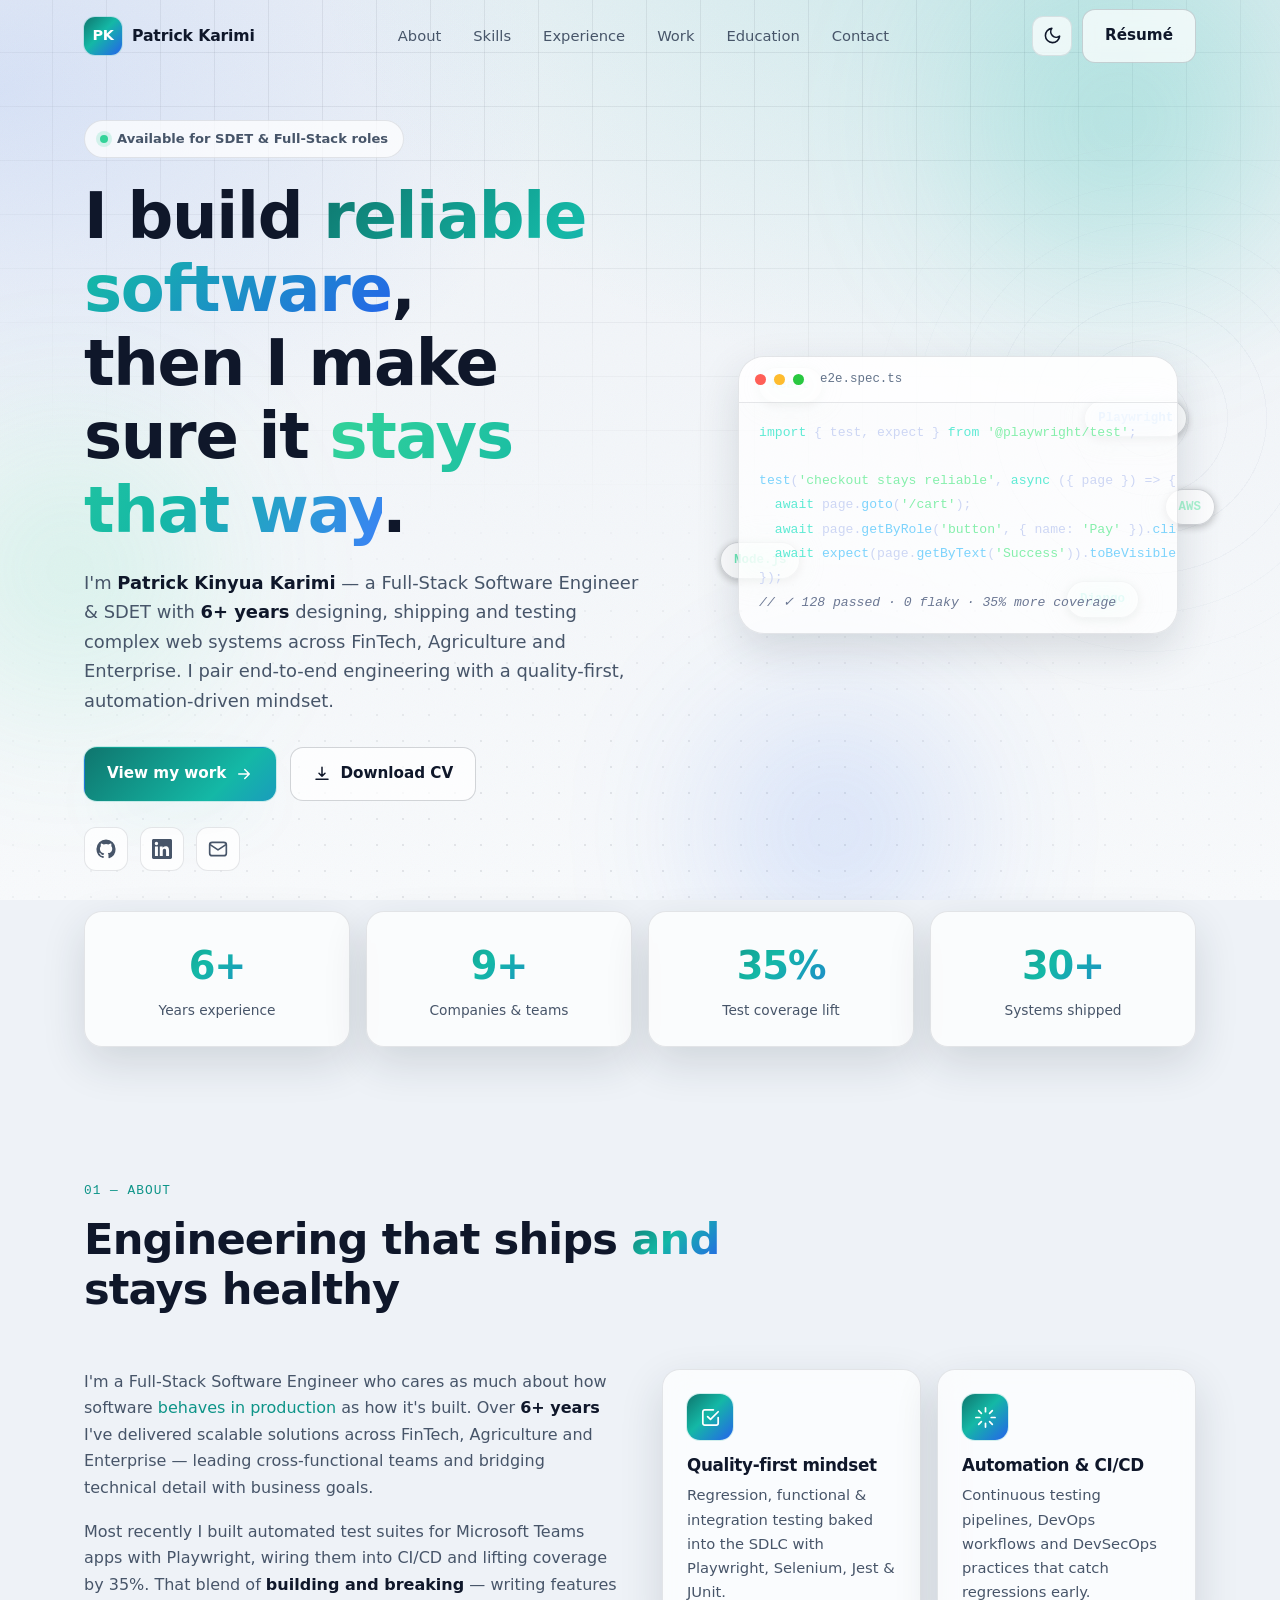
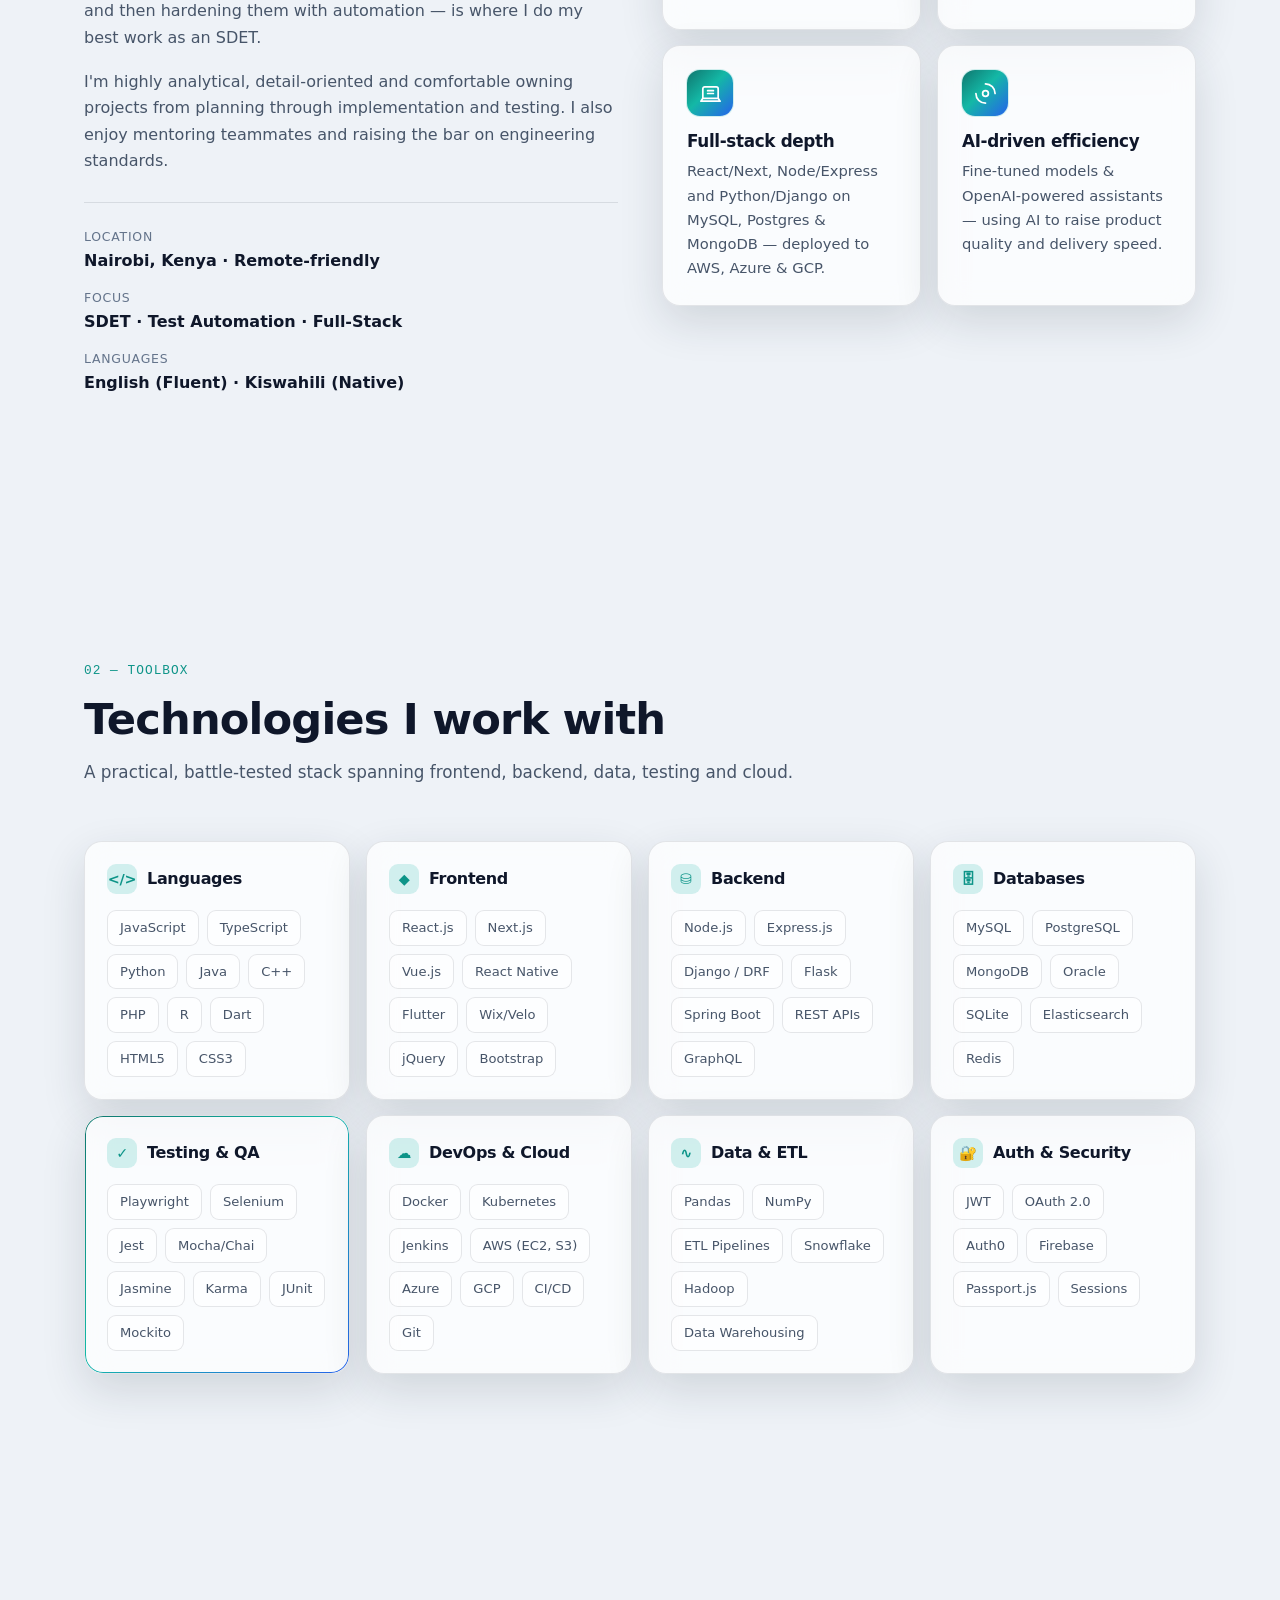
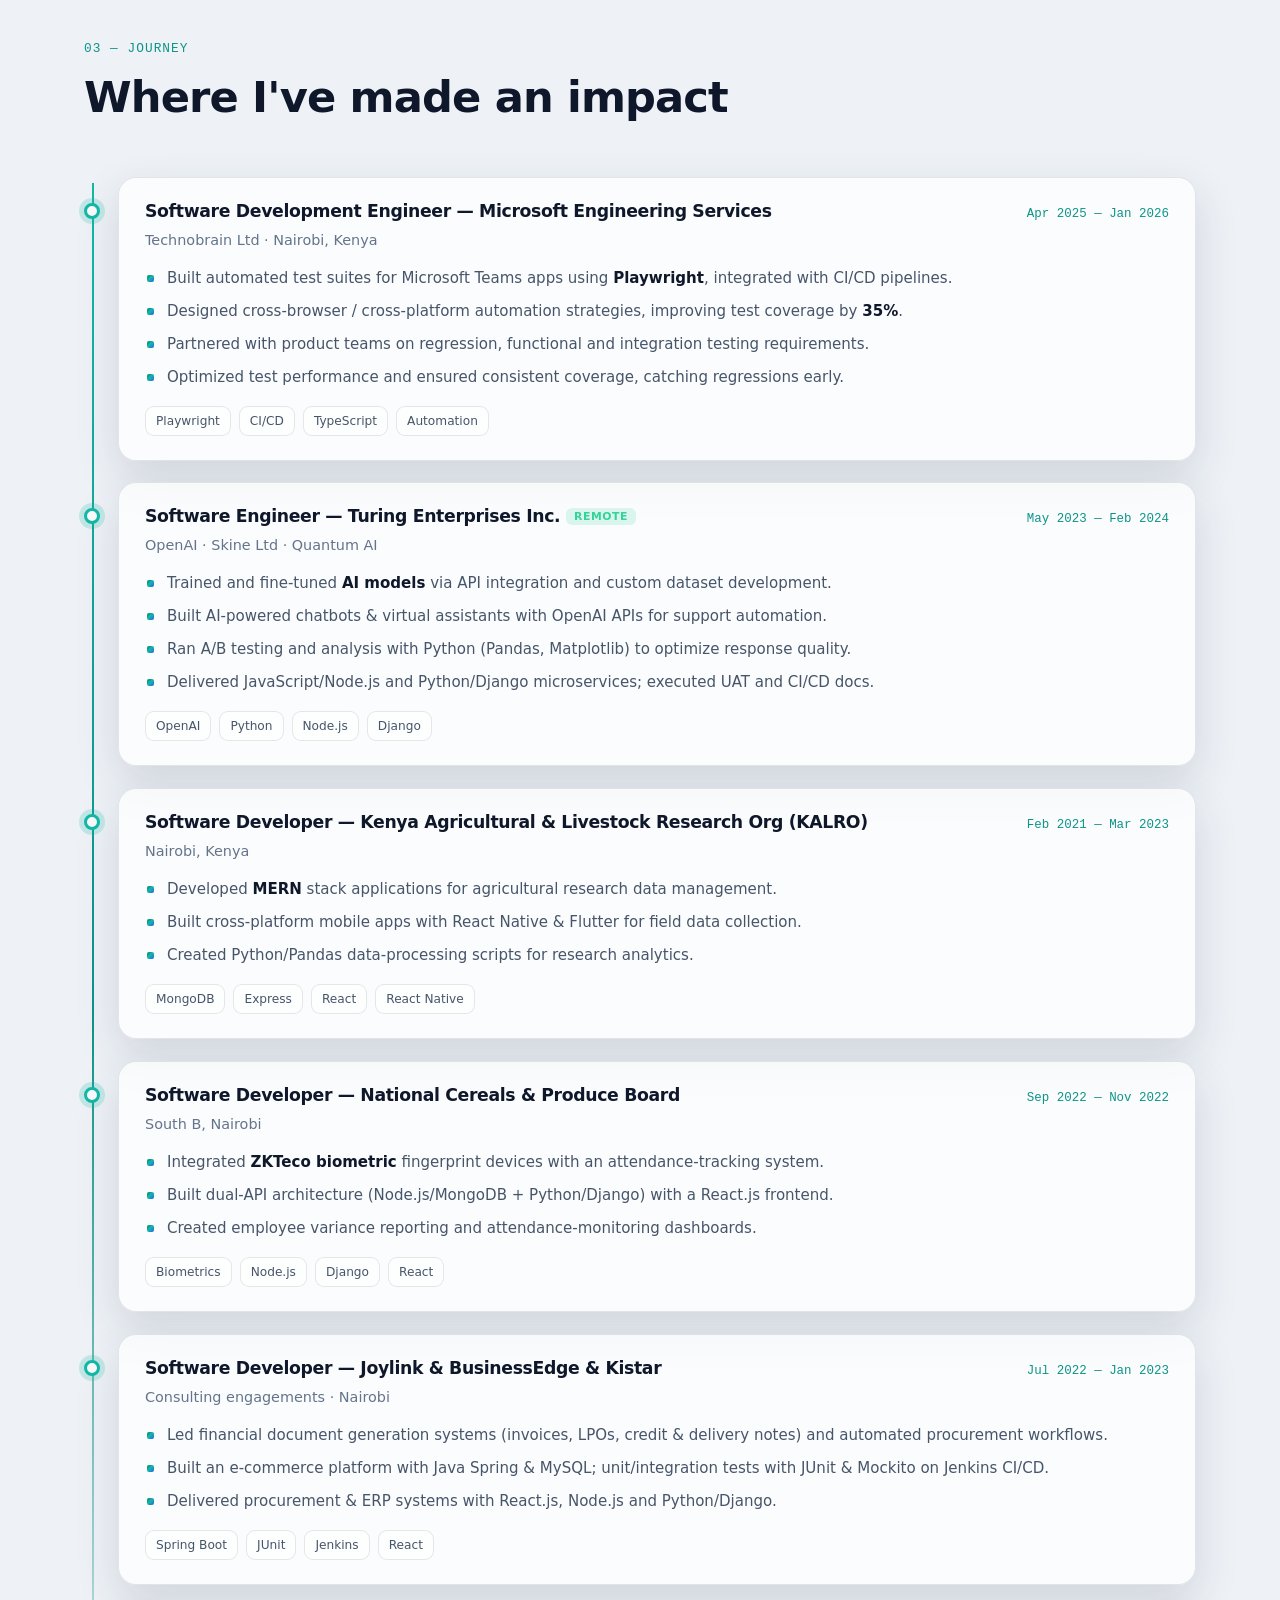
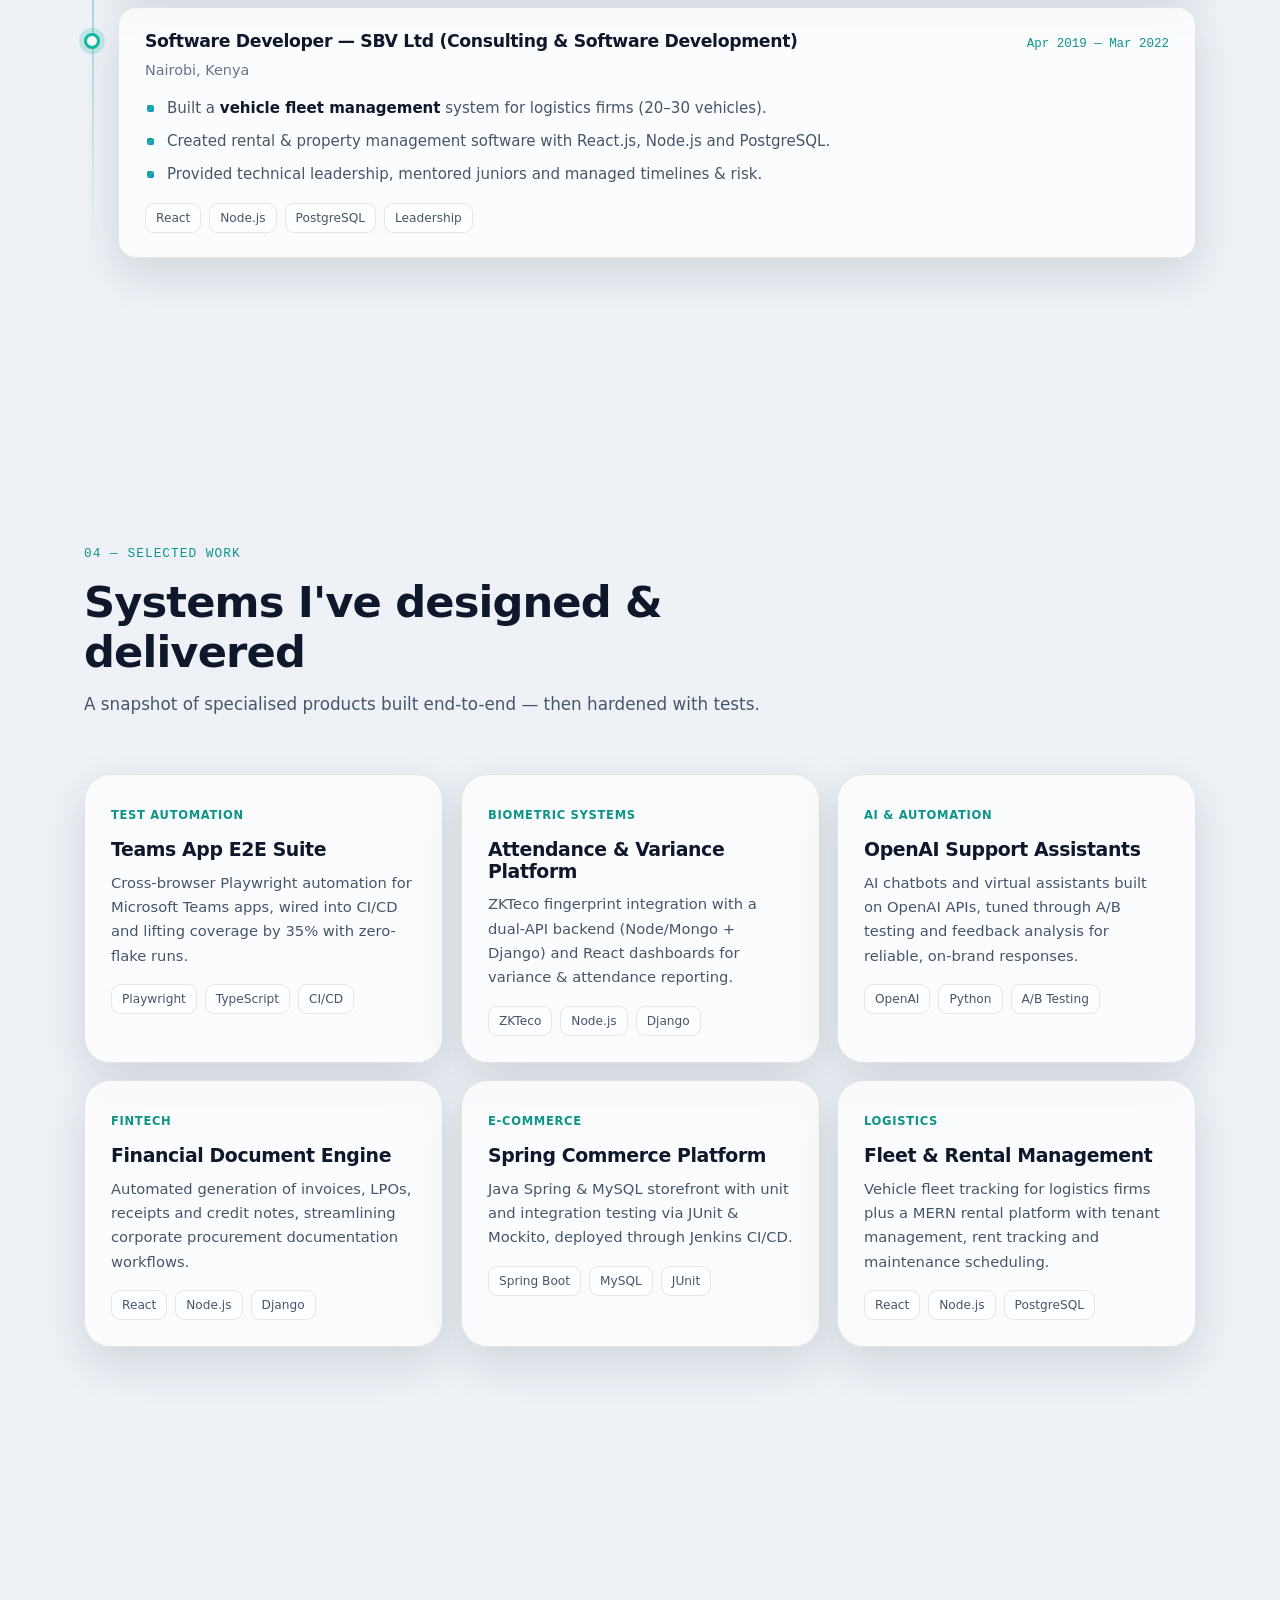
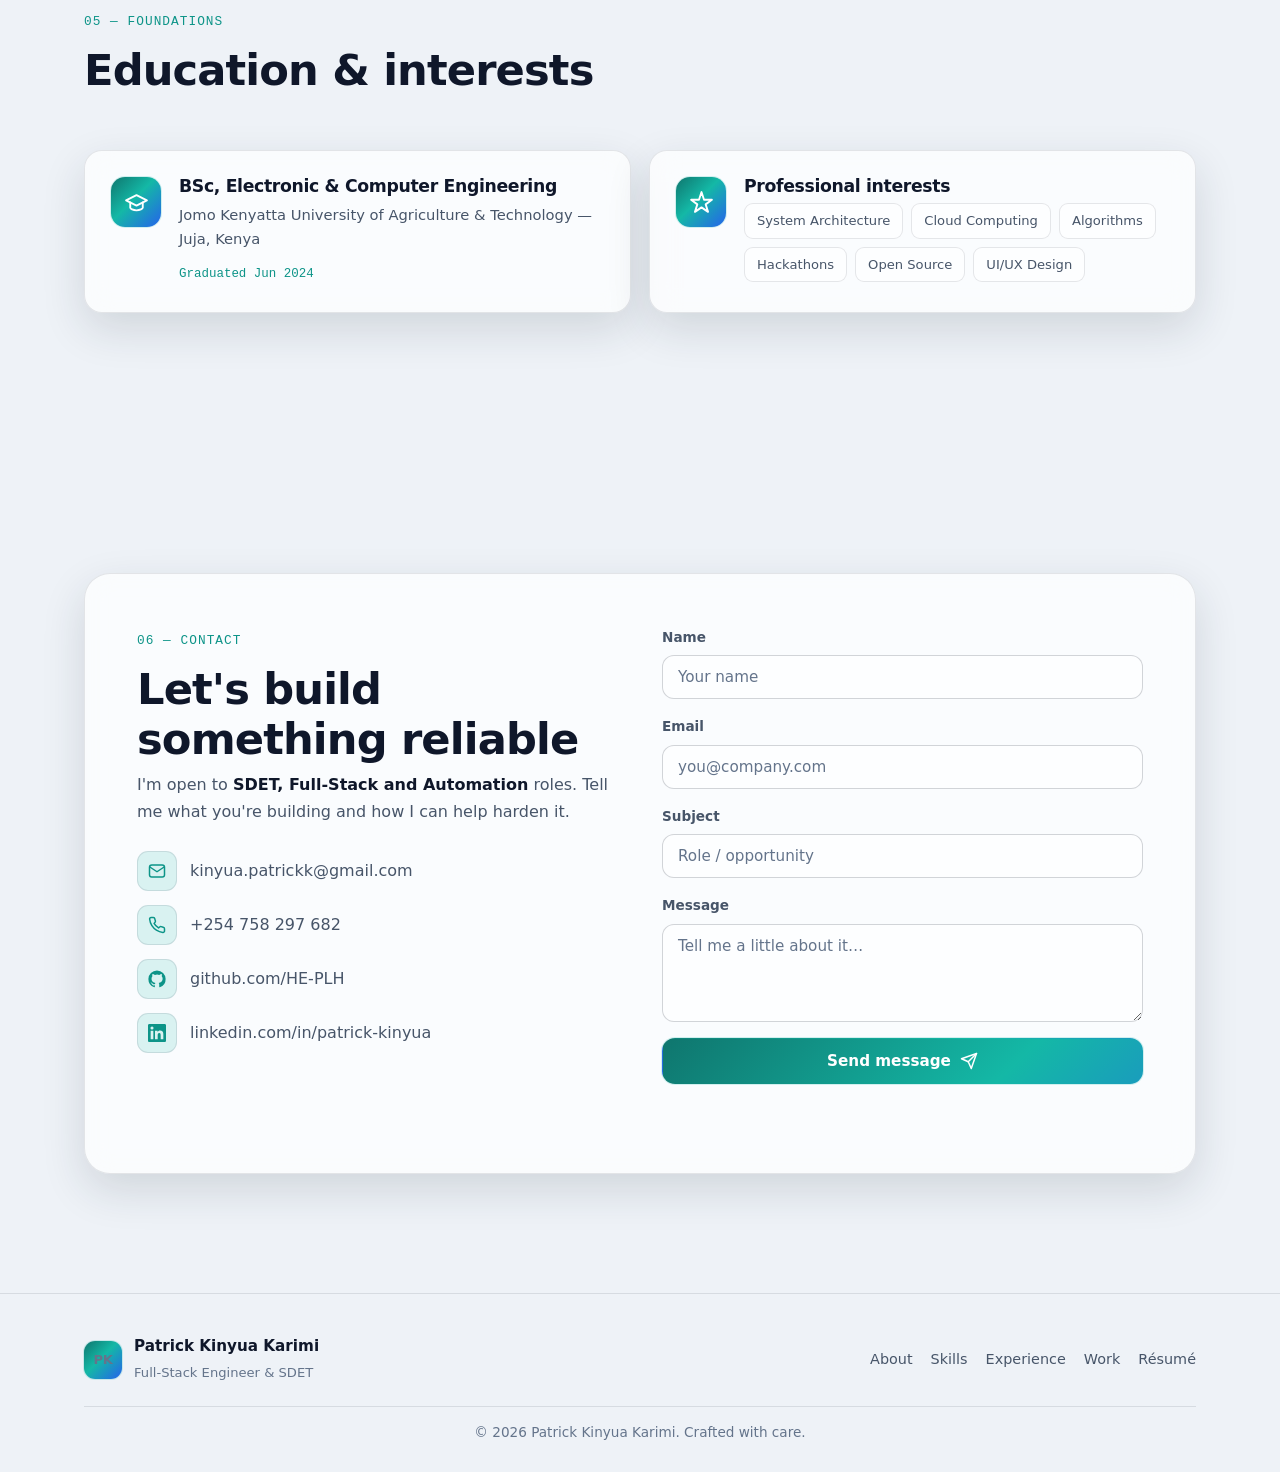
<file: index.html>
<!DOCTYPE html>
<html lang="en" data-theme="light">
<head>
  <meta charset="UTF-8" />
  <meta name="viewport" content="width=device-width, initial-scale=1.0" />
  <meta name="description" content="Patrick Kinyua Karimi — Full-Stack Software Engineer & SDET. 6+ years building and testing scalable web systems with React, Node.js, Python/Django and cloud-native tooling." />
  <meta name="author" content="Patrick Kinyua Karimi" />
  <meta name="theme-color" content="#eef2f7" />

  <!-- Open Graph -->
  <meta property="og:type" content="website" />
  <meta property="og:title" content="Patrick Kinyua Karimi — Full-Stack Engineer & SDET" />
  <meta property="og:description" content="6+ years building and testing complex, reliable web systems. Quality-first, automation-driven engineering." />

  <title>Patrick Kinyua Karimi — Full-Stack Engineer &amp; SDET</title>

  <!-- Inline SVG favicon (self-contained, no external request) -->
  <link rel="icon" href="data:image/svg+xml,%3Csvg xmlns='http://www.w3.org/2000/svg' viewBox='0 0 100 100'%3E%3Cdefs%3E%3ClinearGradient id='g' x1='0' y1='0' x2='1' y2='1'%3E%3Cstop offset='0' stop-color='%2314b8a6'/%3E%3Cstop offset='1' stop-color='%232563eb'/%3E%3C/linearGradient%3E%3C/defs%3E%3Crect width='100' height='100' rx='24' fill='%230b1020'/%3E%3Ctext x='50' y='68' font-family='Segoe UI,Arial,sans-serif' font-size='52' font-weight='700' text-anchor='middle' fill='url(%23g)'%3EPK%3C/text%3E%3C/svg%3E" />

  <link rel="stylesheet" href="css/style.css" />
</head>
<body>
  <!-- ============ LAYERED BACKGROUND ============ -->
  <div class="backdrop" aria-hidden="true">
    <div class="backdrop__grid"></div>
    <div class="backdrop__dots"></div>
    <div class="backdrop__glow backdrop__glow--1"></div>
    <div class="backdrop__glow backdrop__glow--2"></div>
    <div class="backdrop__glow backdrop__glow--3"></div>
    <div class="backdrop__rings"></div>
    <div class="backdrop__noise"></div>
  </div>

  <!-- Scroll progress bar -->
  <div class="scroll-progress" aria-hidden="true"><span></span></div>

  <!-- ============ NAV ============ -->
  <header class="nav" id="nav">
    <div class="nav__inner container">
      <a href="#home" class="nav__brand" aria-label="Home">
        <span class="nav__logo">PK</span>
        <span class="nav__name">Patrick&nbsp;Karimi</span>
      </a>

      <nav class="nav__links" id="navLinks" aria-label="Primary">
        <a href="#about">About</a>
        <a href="#skills">Skills</a>
        <a href="#experience">Experience</a>
        <a href="#projects">Work</a>
        <a href="#education">Education</a>
        <a href="#contact">Contact</a>
      </nav>

      <div class="nav__actions">
        <button class="theme-toggle" id="themeToggle" type="button" aria-label="Toggle color theme">
          <svg class="icon-sun" viewBox="0 0 24 24" fill="none" stroke="currentColor" stroke-width="2" stroke-linecap="round" stroke-linejoin="round"><circle cx="12" cy="12" r="4"/><path d="M12 2v2M12 20v2M4.9 4.9l1.4 1.4M17.7 17.7l1.4 1.4M2 12h2M20 12h2M4.9 19.1l1.4-1.4M17.7 6.3l1.4-1.4"/></svg>
          <svg class="icon-moon" viewBox="0 0 24 24" fill="none" stroke="currentColor" stroke-width="2" stroke-linecap="round" stroke-linejoin="round"><path d="M21 12.8A9 9 0 1 1 11.2 3a7 7 0 0 0 9.8 9.8z"/></svg>
        </button>
        <a href="resume.html" class="btn btn--ghost nav__cv" target="_blank" rel="noopener">Résumé</a>
        <button class="nav__burger" id="navBurger" type="button" aria-label="Open menu" aria-expanded="false">
          <span></span><span></span><span></span>
        </button>
      </div>
    </div>
  </header>

  <main>
    <!-- ============ HERO ============ -->
    <section class="hero" id="home">
      <div class="container hero__inner">
        <div class="hero__content reveal">
          <span class="pill">
            <span class="pill__dot"></span> Available for SDET &amp; Full-Stack roles
          </span>
          <h1 class="hero__title">
            I build <span class="grad-text">reliable software</span>,<br />
            then I make sure it <span class="grad-text grad-text--alt">stays that way</span>.
          </h1>
          <p class="hero__lead">
            I'm <strong>Patrick Kinyua Karimi</strong> — a Full-Stack Software Engineer &amp; SDET with
            <strong>6+ years</strong> designing, shipping and testing complex web systems across FinTech,
            Agriculture and Enterprise. I pair end-to-end engineering with a quality-first,
            automation-driven mindset.
          </p>

          <div class="hero__cta">
            <a href="#projects" class="btn btn--primary">
              View my work
              <svg viewBox="0 0 24 24" fill="none" stroke="currentColor" stroke-width="2" stroke-linecap="round" stroke-linejoin="round"><path d="M5 12h14M13 6l6 6-6 6"/></svg>
            </a>
            <a href="resume.html" class="btn btn--ghost" target="_blank" rel="noopener">
              <svg viewBox="0 0 24 24" fill="none" stroke="currentColor" stroke-width="2" stroke-linecap="round" stroke-linejoin="round"><path d="M12 3v12M8 11l4 4 4-4M4 19h16"/></svg>
              Download CV
            </a>
          </div>

          <ul class="hero__socials">
            <li><a href="https://github.com/HE-PLH" target="_blank" rel="noopener" aria-label="GitHub">
              <svg viewBox="0 0 24 24" fill="currentColor"><path d="M12 .5A11.5 11.5 0 0 0 .5 12a11.5 11.5 0 0 0 7.86 10.92c.58.1.79-.25.79-.56v-2c-3.2.7-3.88-1.37-3.88-1.37-.53-1.34-1.3-1.7-1.3-1.7-1.06-.72.08-.71.08-.71 1.17.08 1.79 1.2 1.79 1.2 1.04 1.78 2.73 1.27 3.4.97.1-.75.4-1.27.74-1.56-2.56-.29-5.26-1.28-5.26-5.7 0-1.26.45-2.29 1.19-3.1-.12-.29-.52-1.46.11-3.05 0 0 .97-.31 3.18 1.18a11 11 0 0 1 5.8 0c2.2-1.49 3.17-1.18 3.17-1.18.63 1.59.23 2.76.11 3.05.74.81 1.19 1.84 1.19 3.1 0 4.43-2.7 5.4-5.28 5.69.42.36.79 1.06.79 2.14v3.17c0 .31.21.67.8.56A11.5 11.5 0 0 0 23.5 12 11.5 11.5 0 0 0 12 .5z"/></svg>
            </a></li>
            <li><a href="https://linkedin.com/in/patrick-kinyua" target="_blank" rel="noopener" aria-label="LinkedIn">
              <svg viewBox="0 0 24 24" fill="currentColor"><path d="M20.45 20.45h-3.56v-5.57c0-1.33-.02-3.04-1.85-3.04-1.85 0-2.13 1.44-2.13 2.94v5.67H9.35V9h3.42v1.56h.05c.48-.9 1.64-1.85 3.37-1.85 3.6 0 4.27 2.37 4.27 5.46v6.28zM5.34 7.43a2.06 2.06 0 1 1 0-4.13 2.06 2.06 0 0 1 0 4.13zM7.12 20.45H3.55V9h3.57v11.45zM22.22 0H1.77C.79 0 0 .77 0 1.73v20.54C0 23.23.79 24 1.77 24h20.45c.98 0 1.78-.77 1.78-1.73V1.73C24 .77 23.2 0 22.22 0z"/></svg>
            </a></li>
            <li><a href="mailto:kinyua.patrickk@gmail.com" aria-label="Email">
              <svg viewBox="0 0 24 24" fill="none" stroke="currentColor" stroke-width="2" stroke-linecap="round" stroke-linejoin="round"><rect x="2" y="4" width="20" height="16" rx="3"/><path d="m3 7 9 6 9-6"/></svg>
            </a></li>
          </ul>
        </div>

        <!-- Hero visual: floating "quality" console card -->
        <div class="hero__visual reveal" aria-hidden="true">
          <div class="orbit">
            <span class="orbit__chip orbit__chip--1">React</span>
            <span class="orbit__chip orbit__chip--2">Playwright</span>
            <span class="orbit__chip orbit__chip--3">Node.js</span>
            <span class="orbit__chip orbit__chip--4">Django</span>
            <span class="orbit__chip orbit__chip--5">AWS</span>
          </div>
          <div class="code-card glass">
            <div class="code-card__bar">
              <span class="dot dot--r"></span><span class="dot dot--y"></span><span class="dot dot--g"></span>
              <span class="code-card__title">e2e.spec.ts</span>
            </div>
            <pre class="code-card__body"><code><span class="c-kw">import</span> { test, expect } <span class="c-kw">from</span> <span class="c-str">'@playwright/test'</span>;

<span class="c-fn">test</span>(<span class="c-str">'checkout stays reliable'</span>, <span class="c-kw">async</span> ({ page }) =&gt; {
  <span class="c-kw">await</span> page.<span class="c-fn">goto</span>(<span class="c-str">'/cart'</span>);
  <span class="c-kw">await</span> page.<span class="c-fn">getByRole</span>(<span class="c-str">'button'</span>, { name: <span class="c-str">'Pay'</span> }).<span class="c-fn">click</span>();
  <span class="c-kw">await</span> <span class="c-fn">expect</span>(page.<span class="c-fn">getByText</span>(<span class="c-str">'Success'</span>)).<span class="c-fn">toBeVisible</span>();
});
<span class="c-cmt">// ✓ 128 passed · 0 flaky · 35% more coverage</span></code></pre>
          </div>
        </div>
      </div>

      <!-- Stat strip -->
      <div class="container">
        <ul class="stats reveal">
          <li class="stat glass"><span class="stat__num" data-count="6" data-suffix="+">0</span><span class="stat__label">Years experience</span></li>
          <li class="stat glass"><span class="stat__num" data-count="9" data-suffix="+">0</span><span class="stat__label">Companies &amp; teams</span></li>
          <li class="stat glass"><span class="stat__num" data-count="35" data-suffix="%">0</span><span class="stat__label">Test coverage lift</span></li>
          <li class="stat glass"><span class="stat__num" data-count="30" data-suffix="+">0</span><span class="stat__label">Systems shipped</span></li>
        </ul>
      </div>
    </section>

    <!-- ============ ABOUT ============ -->
    <section class="section" id="about">
      <div class="container">
        <div class="section__head reveal">
          <span class="eyebrow">01 — About</span>
          <h2 class="section__title">Engineering that ships <span class="grad-text">and</span> stays healthy</h2>
        </div>

        <div class="about">
          <div class="about__text reveal">
            <p>
              I'm a Full-Stack Software Engineer who cares as much about how software <em>behaves in
              production</em> as how it's built. Over <strong>6+ years</strong> I've delivered scalable
              solutions across FinTech, Agriculture and Enterprise — leading cross-functional teams and
              bridging technical detail with business goals.
            </p>
            <p>
              Most recently I built automated test suites for Microsoft Teams apps with Playwright,
              wiring them into CI/CD and lifting coverage by 35%. That blend of <strong>building and
              breaking</strong> — writing features and then hardening them with automation — is where I do
              my best work as an SDET.
            </p>
            <p>
              I'm highly analytical, detail-oriented and comfortable owning projects from planning
              through implementation and testing. I also enjoy mentoring teammates and raising the bar on
              engineering standards.
            </p>

            <div class="about__meta">
              <div><span class="about__k">Location</span><span class="about__v">Nairobi, Kenya · Remote-friendly</span></div>
              <div><span class="about__k">Focus</span><span class="about__v">SDET · Test Automation · Full-Stack</span></div>
              <div><span class="about__k">Languages</span><span class="about__v">English (Fluent) · Kiswahili (Native)</span></div>
            </div>
          </div>

          <div class="about__cards">
            <article class="feature glass reveal">
              <div class="feature__icon"><svg viewBox="0 0 24 24" fill="none" stroke="currentColor" stroke-width="1.8" stroke-linecap="round" stroke-linejoin="round"><path d="m9 11 3 3 8-8"/><path d="M20 12v6a2 2 0 0 1-2 2H6a2 2 0 0 1-2-2V6a2 2 0 0 1 2-2h9"/></svg></div>
              <h3>Quality-first mindset</h3>
              <p>Regression, functional &amp; integration testing baked into the SDLC with Playwright, Selenium, Jest &amp; JUnit.</p>
            </article>
            <article class="feature glass reveal">
              <div class="feature__icon"><svg viewBox="0 0 24 24" fill="none" stroke="currentColor" stroke-width="1.8" stroke-linecap="round" stroke-linejoin="round"><path d="M12 2v4M12 18v4M4.9 4.9l2.8 2.8M16.3 16.3l2.8 2.8M2 12h4M18 12h4M4.9 19.1l2.8-2.8M16.3 7.7l2.8-2.8"/></svg></div>
              <h3>Automation &amp; CI/CD</h3>
              <p>Continuous testing pipelines, DevOps workflows and DevSecOps practices that catch regressions early.</p>
            </article>
            <article class="feature glass reveal">
              <div class="feature__icon"><svg viewBox="0 0 24 24" fill="none" stroke="currentColor" stroke-width="1.8" stroke-linecap="round" stroke-linejoin="round"><path d="M4 17V7a2 2 0 0 1 2-2h12a2 2 0 0 1 2 2v10M4 17h16M4 17l-2 3h20l-2-3M9 9h6M9 12h6"/></svg></div>
              <h3>Full-stack depth</h3>
              <p>React/Next, Node/Express and Python/Django on MySQL, Postgres &amp; MongoDB — deployed to AWS, Azure &amp; GCP.</p>
            </article>
            <article class="feature glass reveal">
              <div class="feature__icon"><svg viewBox="0 0 24 24" fill="none" stroke="currentColor" stroke-width="1.8" stroke-linecap="round" stroke-linejoin="round"><circle cx="12" cy="12" r="3"/><path d="M12 2a10 10 0 0 1 10 10M12 22A10 10 0 0 1 2 12"/></svg></div>
              <h3>AI-driven efficiency</h3>
              <p>Fine-tuned models &amp; OpenAI-powered assistants — using AI to raise product quality and delivery speed.</p>
            </article>
          </div>
        </div>
      </div>
    </section>

    <!-- ============ SKILLS ============ -->
    <section class="section" id="skills">
      <div class="container">
        <div class="section__head reveal">
          <span class="eyebrow">02 — Toolbox</span>
          <h2 class="section__title">Technologies I work with</h2>
          <p class="section__sub">A practical, battle-tested stack spanning frontend, backend, data, testing and cloud.</p>
        </div>

        <div class="skills">
          <article class="skill-card glass reveal">
            <h3><span class="skill-card__ico">&lt;/&gt;</span> Languages</h3>
            <ul class="chips">
              <li>JavaScript</li><li>TypeScript</li><li>Python</li><li>Java</li><li>C++</li><li>PHP</li><li>R</li><li>Dart</li><li>HTML5</li><li>CSS3</li>
            </ul>
          </article>

          <article class="skill-card glass reveal">
            <h3><span class="skill-card__ico">◆</span> Frontend</h3>
            <ul class="chips">
              <li>React.js</li><li>Next.js</li><li>Vue.js</li><li>React Native</li><li>Flutter</li><li>Wix/Velo</li><li>jQuery</li><li>Bootstrap</li>
            </ul>
          </article>

          <article class="skill-card glass reveal">
            <h3><span class="skill-card__ico">⛁</span> Backend</h3>
            <ul class="chips">
              <li>Node.js</li><li>Express.js</li><li>Django / DRF</li><li>Flask</li><li>Spring Boot</li><li>REST APIs</li><li>GraphQL</li>
            </ul>
          </article>

          <article class="skill-card glass reveal">
            <h3><span class="skill-card__ico">🗄</span> Databases</h3>
            <ul class="chips">
              <li>MySQL</li><li>PostgreSQL</li><li>MongoDB</li><li>Oracle</li><li>SQLite</li><li>Elasticsearch</li><li>Redis</li>
            </ul>
          </article>

          <article class="skill-card glass reveal skill-card--accent">
            <h3><span class="skill-card__ico">✓</span> Testing &amp; QA</h3>
            <ul class="chips">
              <li>Playwright</li><li>Selenium</li><li>Jest</li><li>Mocha/Chai</li><li>Jasmine</li><li>Karma</li><li>JUnit</li><li>Mockito</li>
            </ul>
          </article>

          <article class="skill-card glass reveal">
            <h3><span class="skill-card__ico">☁</span> DevOps &amp; Cloud</h3>
            <ul class="chips">
              <li>Docker</li><li>Kubernetes</li><li>Jenkins</li><li>AWS (EC2, S3)</li><li>Azure</li><li>GCP</li><li>CI/CD</li><li>Git</li>
            </ul>
          </article>

          <article class="skill-card glass reveal">
            <h3><span class="skill-card__ico">∿</span> Data &amp; ETL</h3>
            <ul class="chips">
              <li>Pandas</li><li>NumPy</li><li>ETL Pipelines</li><li>Snowflake</li><li>Hadoop</li><li>Data Warehousing</li>
            </ul>
          </article>

          <article class="skill-card glass reveal">
            <h3><span class="skill-card__ico">🔐</span> Auth &amp; Security</h3>
            <ul class="chips">
              <li>JWT</li><li>OAuth 2.0</li><li>Auth0</li><li>Firebase</li><li>Passport.js</li><li>Sessions</li>
            </ul>
          </article>
        </div>
      </div>
    </section>

    <!-- ============ EXPERIENCE ============ -->
    <section class="section" id="experience">
      <div class="container">
        <div class="section__head reveal">
          <span class="eyebrow">03 — Journey</span>
          <h2 class="section__title">Where I've made an impact</h2>
        </div>

        <div class="timeline">
          <article class="tl-item reveal">
            <div class="tl-marker"></div>
            <div class="tl-card glass">
              <div class="tl-top">
                <h3>Software Development Engineer — Microsoft Engineering Services</h3>
                <span class="tl-date">Apr 2025 — Jan 2026</span>
              </div>
              <p class="tl-org">Technobrain Ltd · Nairobi, Kenya</p>
              <ul class="tl-points">
                <li>Built automated test suites for Microsoft Teams apps using <strong>Playwright</strong>, integrated with CI/CD pipelines.</li>
                <li>Designed cross-browser / cross-platform automation strategies, improving test coverage by <strong>35%</strong>.</li>
                <li>Partnered with product teams on regression, functional and integration testing requirements.</li>
                <li>Optimized test performance and ensured consistent coverage, catching regressions early.</li>
              </ul>
              <ul class="chips chips--sm"><li>Playwright</li><li>CI/CD</li><li>TypeScript</li><li>Automation</li></ul>
            </div>
          </article>

          <article class="tl-item reveal">
            <div class="tl-marker"></div>
            <div class="tl-card glass">
              <div class="tl-top">
                <h3>Software Engineer — Turing Enterprises Inc. <span class="tl-remote">Remote</span></h3>
                <span class="tl-date">May 2023 — Feb 2024</span>
              </div>
              <p class="tl-org">OpenAI · Skine Ltd · Quantum AI</p>
              <ul class="tl-points">
                <li>Trained and fine-tuned <strong>AI models</strong> via API integration and custom dataset development.</li>
                <li>Built AI-powered chatbots &amp; virtual assistants with OpenAI APIs for support automation.</li>
                <li>Ran A/B testing and analysis with Python (Pandas, Matplotlib) to optimize response quality.</li>
                <li>Delivered JavaScript/Node.js and Python/Django microservices; executed UAT and CI/CD docs.</li>
              </ul>
              <ul class="chips chips--sm"><li>OpenAI</li><li>Python</li><li>Node.js</li><li>Django</li></ul>
            </div>
          </article>

          <article class="tl-item reveal">
            <div class="tl-marker"></div>
            <div class="tl-card glass">
              <div class="tl-top">
                <h3>Software Developer — Kenya Agricultural &amp; Livestock Research Org (KALRO)</h3>
                <span class="tl-date">Feb 2021 — Mar 2023</span>
              </div>
              <p class="tl-org">Nairobi, Kenya</p>
              <ul class="tl-points">
                <li>Developed <strong>MERN</strong> stack applications for agricultural research data management.</li>
                <li>Built cross-platform mobile apps with React Native &amp; Flutter for field data collection.</li>
                <li>Created Python/Pandas data-processing scripts for research analytics.</li>
              </ul>
              <ul class="chips chips--sm"><li>MongoDB</li><li>Express</li><li>React</li><li>React Native</li></ul>
            </div>
          </article>

          <article class="tl-item reveal">
            <div class="tl-marker"></div>
            <div class="tl-card glass">
              <div class="tl-top">
                <h3>Software Developer — National Cereals &amp; Produce Board</h3>
                <span class="tl-date">Sep 2022 — Nov 2022</span>
              </div>
              <p class="tl-org">South B, Nairobi</p>
              <ul class="tl-points">
                <li>Integrated <strong>ZKTeco biometric</strong> fingerprint devices with an attendance-tracking system.</li>
                <li>Built dual-API architecture (Node.js/MongoDB + Python/Django) with a React.js frontend.</li>
                <li>Created employee variance reporting and attendance-monitoring dashboards.</li>
              </ul>
              <ul class="chips chips--sm"><li>Biometrics</li><li>Node.js</li><li>Django</li><li>React</li></ul>
            </div>
          </article>

          <article class="tl-item reveal">
            <div class="tl-marker"></div>
            <div class="tl-card glass">
              <div class="tl-top">
                <h3>Software Developer — Joylink &amp; BusinessEdge &amp; Kistar</h3>
                <span class="tl-date">Jul 2022 — Jan 2023</span>
              </div>
              <p class="tl-org">Consulting engagements · Nairobi</p>
              <ul class="tl-points">
                <li>Led financial document generation systems (invoices, LPOs, credit &amp; delivery notes) and automated procurement workflows.</li>
                <li>Built an e-commerce platform with Java Spring &amp; MySQL; unit/integration tests with JUnit &amp; Mockito on Jenkins CI/CD.</li>
                <li>Delivered procurement &amp; ERP systems with React.js, Node.js and Python/Django.</li>
              </ul>
              <ul class="chips chips--sm"><li>Spring Boot</li><li>JUnit</li><li>Jenkins</li><li>React</li></ul>
            </div>
          </article>

          <article class="tl-item reveal">
            <div class="tl-marker"></div>
            <div class="tl-card glass">
              <div class="tl-top">
                <h3>Software Developer — SBV Ltd (Consulting &amp; Software Development)</h3>
                <span class="tl-date">Apr 2019 — Mar 2022</span>
              </div>
              <p class="tl-org">Nairobi, Kenya</p>
              <ul class="tl-points">
                <li>Built a <strong>vehicle fleet management</strong> system for logistics firms (20–30 vehicles).</li>
                <li>Created rental &amp; property management software with React.js, Node.js and PostgreSQL.</li>
                <li>Provided technical leadership, mentored juniors and managed timelines &amp; risk.</li>
              </ul>
              <ul class="chips chips--sm"><li>React</li><li>Node.js</li><li>PostgreSQL</li><li>Leadership</li></ul>
            </div>
          </article>
        </div>
      </div>
    </section>

    <!-- ============ PROJECTS / SPECIALTIES ============ -->
    <section class="section" id="projects">
      <div class="container">
        <div class="section__head reveal">
          <span class="eyebrow">04 — Selected work</span>
          <h2 class="section__title">Systems I've designed &amp; delivered</h2>
          <p class="section__sub">A snapshot of specialised products built end-to-end — then hardened with tests.</p>
        </div>

        <div class="projects">
          <article class="project glass reveal">
            <div class="project__glow"></div>
            <div class="project__tag">Test Automation</div>
            <h3>Teams App E2E Suite</h3>
            <p>Cross-browser Playwright automation for Microsoft Teams apps, wired into CI/CD and lifting coverage by 35% with zero-flake runs.</p>
            <ul class="chips chips--sm"><li>Playwright</li><li>TypeScript</li><li>CI/CD</li></ul>
          </article>

          <article class="project glass reveal">
            <div class="project__glow"></div>
            <div class="project__tag">Biometric Systems</div>
            <h3>Attendance &amp; Variance Platform</h3>
            <p>ZKTeco fingerprint integration with a dual-API backend (Node/Mongo + Django) and React dashboards for variance &amp; attendance reporting.</p>
            <ul class="chips chips--sm"><li>ZKTeco</li><li>Node.js</li><li>Django</li></ul>
          </article>

          <article class="project glass reveal">
            <div class="project__glow"></div>
            <div class="project__tag">AI &amp; Automation</div>
            <h3>OpenAI Support Assistants</h3>
            <p>AI chatbots and virtual assistants built on OpenAI APIs, tuned through A/B testing and feedback analysis for reliable, on-brand responses.</p>
            <ul class="chips chips--sm"><li>OpenAI</li><li>Python</li><li>A/B Testing</li></ul>
          </article>

          <article class="project glass reveal">
            <div class="project__glow"></div>
            <div class="project__tag">FinTech</div>
            <h3>Financial Document Engine</h3>
            <p>Automated generation of invoices, LPOs, receipts and credit notes, streamlining corporate procurement documentation workflows.</p>
            <ul class="chips chips--sm"><li>React</li><li>Node.js</li><li>Django</li></ul>
          </article>

          <article class="project glass reveal">
            <div class="project__glow"></div>
            <div class="project__tag">E-commerce</div>
            <h3>Spring Commerce Platform</h3>
            <p>Java Spring &amp; MySQL storefront with unit and integration testing via JUnit &amp; Mockito, deployed through Jenkins CI/CD.</p>
            <ul class="chips chips--sm"><li>Spring Boot</li><li>MySQL</li><li>JUnit</li></ul>
          </article>

          <article class="project glass reveal">
            <div class="project__glow"></div>
            <div class="project__tag">Logistics</div>
            <h3>Fleet &amp; Rental Management</h3>
            <p>Vehicle fleet tracking for logistics firms plus a MERN rental platform with tenant management, rent tracking and maintenance scheduling.</p>
            <ul class="chips chips--sm"><li>React</li><li>Node.js</li><li>PostgreSQL</li></ul>
          </article>
        </div>
      </div>
    </section>

    <!-- ============ EDUCATION ============ -->
    <section class="section" id="education">
      <div class="container">
        <div class="section__head reveal">
          <span class="eyebrow">05 — Foundations</span>
          <h2 class="section__title">Education &amp; interests</h2>
        </div>

        <div class="edu">
          <article class="edu-card glass reveal">
            <div class="edu-card__icon"><svg viewBox="0 0 24 24" fill="none" stroke="currentColor" stroke-width="1.8" stroke-linecap="round" stroke-linejoin="round"><path d="M22 10 12 5 2 10l10 5 10-5z"/><path d="M6 12v5c0 1 2.7 2.5 6 2.5s6-1.5 6-2.5v-5"/></svg></div>
            <div>
              <h3>BSc, Electronic &amp; Computer Engineering</h3>
              <p class="edu-card__org">Jomo Kenyatta University of Agriculture &amp; Technology — Juja, Kenya</p>
              <span class="tl-date">Graduated Jun 2024</span>
            </div>
          </article>

          <article class="edu-card glass reveal">
            <div class="edu-card__icon"><svg viewBox="0 0 24 24" fill="none" stroke="currentColor" stroke-width="1.8" stroke-linecap="round" stroke-linejoin="round"><path d="m12 2 2.4 7.4H22l-6 4.4 2.3 7.2L12 16.7 5.7 21l2.3-7.2-6-4.4h7.6z"/></svg></div>
            <div>
              <h3>Professional interests</h3>
              <ul class="chips">
                <li>System Architecture</li><li>Cloud Computing</li><li>Algorithms</li><li>Hackathons</li><li>Open Source</li><li>UI/UX Design</li>
              </ul>
            </div>
          </article>
        </div>
      </div>
    </section>

    <!-- ============ CONTACT ============ -->
    <section class="section section--contact" id="contact">
      <div class="container">
        <div class="contact glass reveal">
          <div class="contact__intro">
            <span class="eyebrow">06 — Contact</span>
            <h2 class="section__title">Let's build something reliable</h2>
            <p>I'm open to <strong>SDET, Full-Stack and Automation</strong> roles. Tell me what you're building and how I can help harden it.</p>

            <ul class="contact__list">
              <li>
                <span class="contact__ico"><svg viewBox="0 0 24 24" fill="none" stroke="currentColor" stroke-width="2" stroke-linecap="round" stroke-linejoin="round"><rect x="2" y="4" width="20" height="16" rx="3"/><path d="m3 7 9 6 9-6"/></svg></span>
                <a href="mailto:kinyua.patrickk@gmail.com">kinyua.patrickk@gmail.com</a>
              </li>
              <li>
                <span class="contact__ico"><svg viewBox="0 0 24 24" fill="none" stroke="currentColor" stroke-width="2" stroke-linecap="round" stroke-linejoin="round"><path d="M22 16.9v3a2 2 0 0 1-2.2 2 19.8 19.8 0 0 1-8.6-3 19.5 19.5 0 0 1-6-6 19.8 19.8 0 0 1-3-8.6A2 2 0 0 1 4.1 2h3a2 2 0 0 1 2 1.7c.1.9.4 1.8.7 2.7a2 2 0 0 1-.5 2.1L8.1 9.9a16 16 0 0 0 6 6l1.4-1.2a2 2 0 0 1 2.1-.5c.9.3 1.8.6 2.7.7a2 2 0 0 1 1.7 2z"/></svg></span>
                <a href="tel:+254758297682">+254 758 297 682</a>
              </li>
              <li>
                <span class="contact__ico"><svg viewBox="0 0 24 24" fill="currentColor"><path d="M12 .5A11.5 11.5 0 0 0 .5 12a11.5 11.5 0 0 0 7.86 10.92c.58.1.79-.25.79-.56v-2c-3.2.7-3.88-1.37-3.88-1.37-.53-1.34-1.3-1.7-1.3-1.7-1.06-.72.08-.71.08-.71 1.17.08 1.79 1.2 1.79 1.2 1.04 1.78 2.73 1.27 3.4.97.1-.75.4-1.27.74-1.56-2.56-.29-5.26-1.28-5.26-5.7 0-1.26.45-2.29 1.19-3.1-.12-.29-.52-1.46.11-3.05 0 0 .97-.31 3.18 1.18a11 11 0 0 1 5.8 0c2.2-1.49 3.17-1.18 3.17-1.18.63 1.59.23 2.76.11 3.05.74.81 1.19 1.84 1.19 3.1 0 4.43-2.7 5.4-5.28 5.69.42.36.79 1.06.79 2.14v3.17c0 .31.21.67.8.56A11.5 11.5 0 0 0 23.5 12 11.5 11.5 0 0 0 12 .5z"/></svg></span>
                <a href="https://github.com/HE-PLH" target="_blank" rel="noopener">github.com/HE-PLH</a>
              </li>
              <li>
                <span class="contact__ico"><svg viewBox="0 0 24 24" fill="currentColor"><path d="M20.45 20.45h-3.56v-5.57c0-1.33-.02-3.04-1.85-3.04-1.85 0-2.13 1.44-2.13 2.94v5.67H9.35V9h3.42v1.56h.05c.48-.9 1.64-1.85 3.37-1.85 3.6 0 4.27 2.37 4.27 5.46v6.28zM5.34 7.43a2.06 2.06 0 1 1 0-4.13 2.06 2.06 0 0 1 0 4.13zM7.12 20.45H3.55V9h3.57v11.45zM22.22 0H1.77C.79 0 0 .77 0 1.73v20.54C0 23.23.79 24 1.77 24h20.45c.98 0 1.78-.77 1.78-1.73V1.73C24 .77 23.2 0 22.22 0z"/></svg></span>
                <a href="https://linkedin.com/in/patrick-kinyua" target="_blank" rel="noopener">linkedin.com/in/patrick-kinyua</a>
              </li>
            </ul>
          </div>

          <form class="contact__form" id="contactForm" novalidate>
            <div class="field">
              <label for="cf-name">Name</label>
              <input type="text" id="cf-name" name="name" placeholder="Your name" required />
            </div>
            <div class="field">
              <label for="cf-email">Email</label>
              <input type="email" id="cf-email" name="email" placeholder="you@company.com" required />
            </div>
            <div class="field">
              <label for="cf-subject">Subject</label>
              <input type="text" id="cf-subject" name="subject" placeholder="Role / opportunity" />
            </div>
            <div class="field">
              <label for="cf-message">Message</label>
              <textarea id="cf-message" name="message" rows="4" placeholder="Tell me a little about it…" required></textarea>
            </div>
            <button type="submit" class="btn btn--primary btn--block">
              Send message
              <svg viewBox="0 0 24 24" fill="none" stroke="currentColor" stroke-width="2" stroke-linecap="round" stroke-linejoin="round"><path d="m22 2-7 20-4-9-9-4z"/><path d="M22 2 11 13"/></svg>
            </button>
            <p class="contact__note" id="formNote" role="status" aria-live="polite"></p>
          </form>
        </div>
      </div>
    </section>
  </main>

  <!-- ============ FOOTER ============ -->
  <footer class="footer">
    <div class="container footer__inner">
      <div class="footer__brand">
        <span class="nav__logo">PK</span>
        <div>
          <strong>Patrick Kinyua Karimi</strong>
          <span>Full-Stack Engineer &amp; SDET</span>
        </div>
      </div>
      <nav class="footer__links" aria-label="Footer">
        <a href="#about">About</a>
        <a href="#skills">Skills</a>
        <a href="#experience">Experience</a>
        <a href="#projects">Work</a>
        <a href="resume.html" target="_blank" rel="noopener">Résumé</a>
      </nav>
      <p class="footer__copy">© <span id="year"></span> Patrick Kinyua Karimi. Crafted with care.</p>
    </div>
  </footer>

  <a href="#home" class="to-top" id="toTop" aria-label="Back to top">
    <svg viewBox="0 0 24 24" fill="none" stroke="currentColor" stroke-width="2.2" stroke-linecap="round" stroke-linejoin="round"><path d="m6 15 6-6 6 6"/></svg>
  </a>

  <script src="js/main.js"></script>
</body>
</html>
</file>
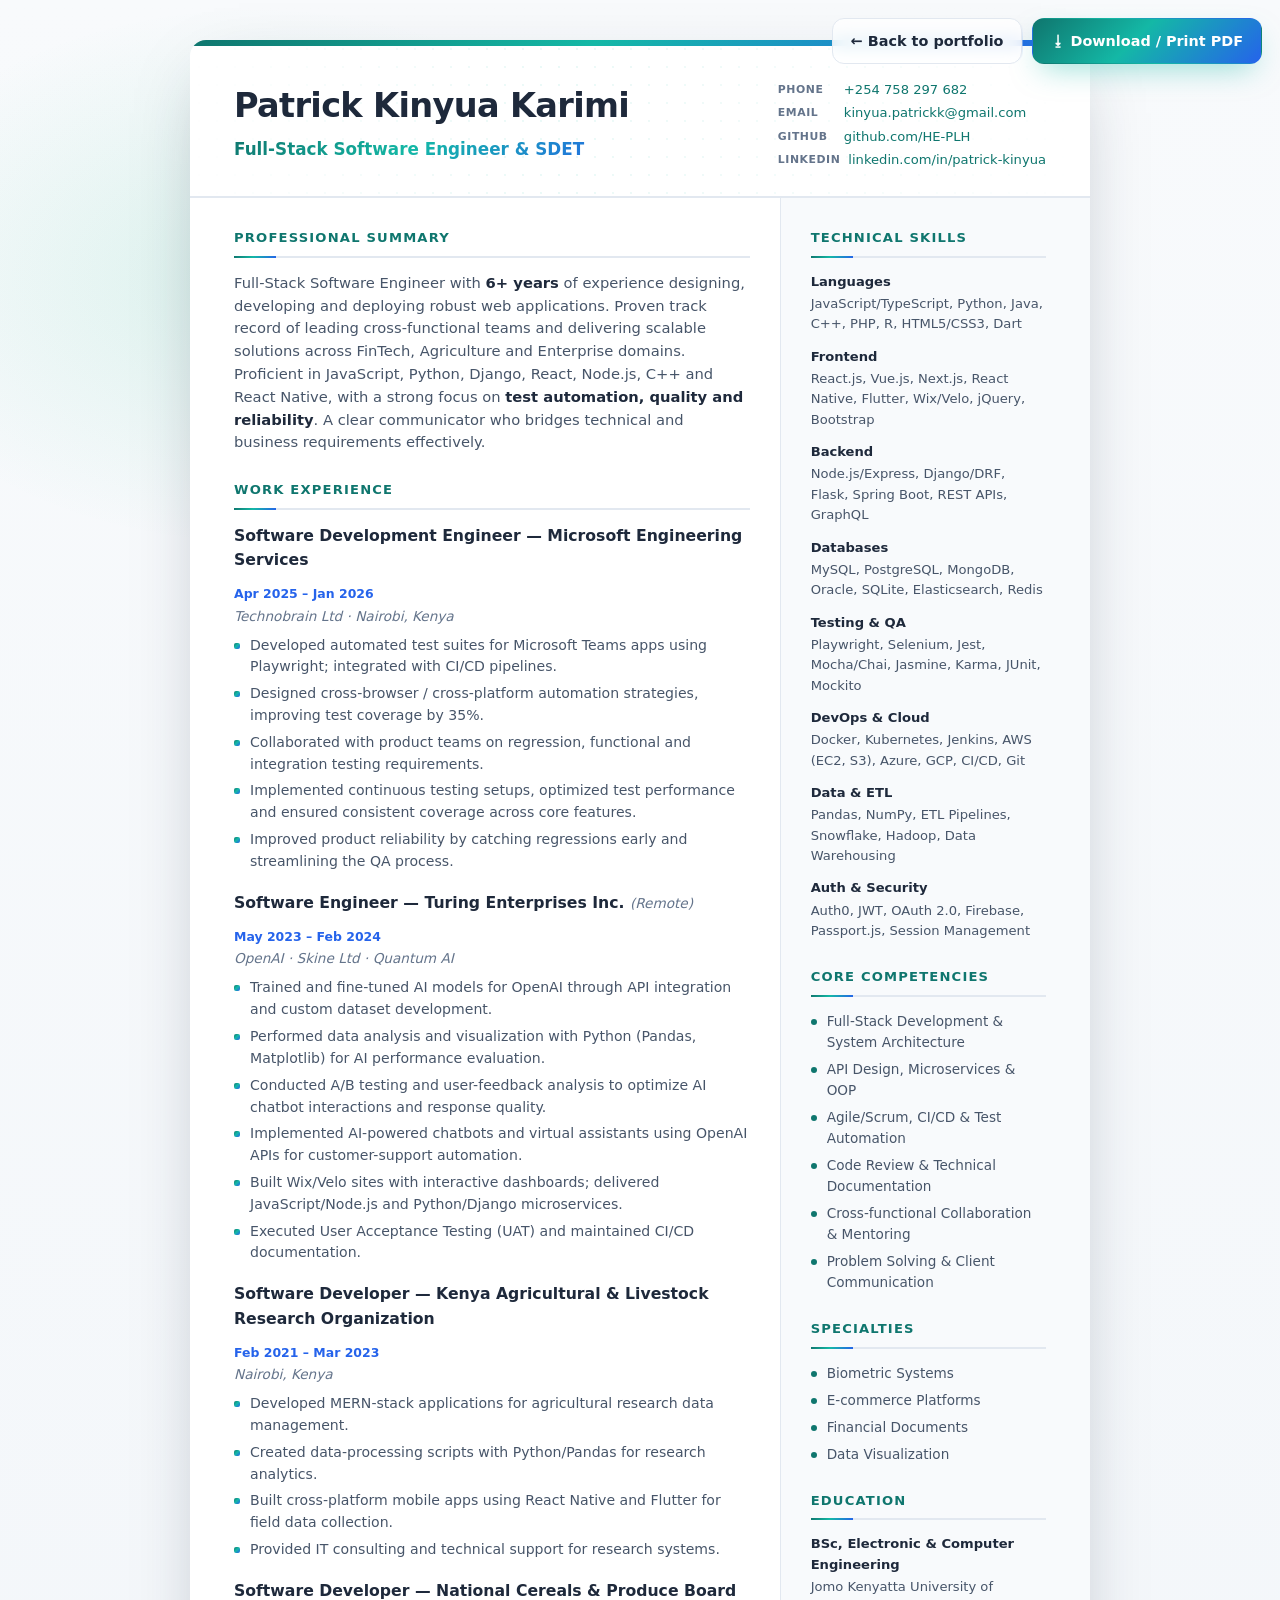
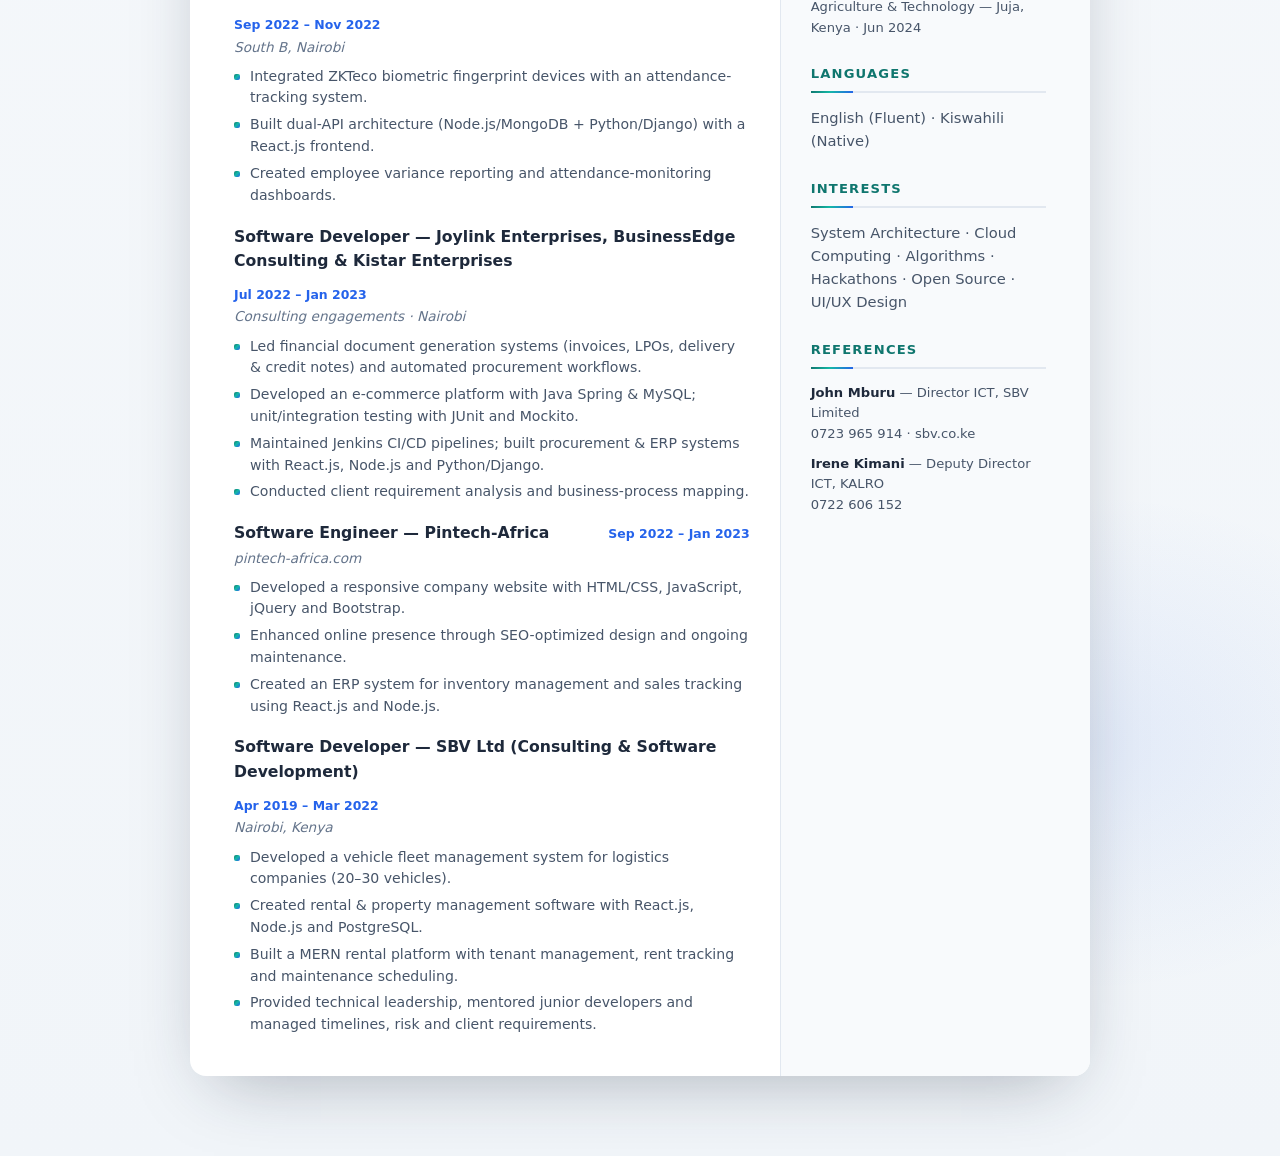
<file: resume.html>
<!DOCTYPE html>
<html lang="en">
<head>
  <meta charset="UTF-8" />
  <meta name="viewport" content="width=device-width, initial-scale=1.0" />
  <title>Patrick Kinyua Karimi — Résumé</title>
  <meta name="description" content="Résumé of Patrick Kinyua Karimi, Full-Stack Software Engineer & SDET." />
  <link rel="icon" href="data:image/svg+xml,%3Csvg xmlns='http://www.w3.org/2000/svg' viewBox='0 0 100 100'%3E%3Crect width='100' height='100' rx='24' fill='%230b1020'/%3E%3Ctext x='50' y='68' font-family='Arial' font-size='52' font-weight='700' text-anchor='middle' fill='%230f766e'%3EPK%3C/text%3E%3C/svg%3E" />
  <link rel="stylesheet" href="css/resume.css" />
</head>
<body>
  <!-- Floating action bar (hidden when printing) -->
  <div class="toolbar no-print">
    <a href="index.html" class="tb-btn tb-btn--ghost">← Back to portfolio</a>
    <button class="tb-btn tb-btn--primary" onclick="window.print()">⭳ Download / Print PDF</button>
  </div>

  <main class="page" id="resume">
    <!-- Header -->
    <header class="r-head">
      <div class="r-head__main">
        <h1>Patrick Kinyua Karimi</h1>
        <p class="r-role">Full-Stack Software Engineer &amp; SDET</p>
      </div>
      <ul class="r-contact">
        <li><span>Phone</span><a href="tel:+254758297682">+254 758 297 682</a></li>
        <li><span>Email</span><a href="mailto:kinyua.patrickk@gmail.com">kinyua.patrickk@gmail.com</a></li>
        <li><span>GitHub</span><a href="https://github.com/HE-PLH" target="_blank" rel="noopener">github.com/HE-PLH</a></li>
        <li><span>LinkedIn</span><a href="https://linkedin.com/in/patrick-kinyua" target="_blank" rel="noopener">linkedin.com/in/patrick-kinyua</a></li>
      </ul>
    </header>

    <div class="r-grid">
      <!-- ============ MAIN COLUMN ============ -->
      <div class="r-main">
        <section class="r-block">
          <h2>Professional Summary</h2>
          <p>
            Full-Stack Software Engineer with <strong>6+ years</strong> of experience designing,
            developing and deploying robust web applications. Proven track record of leading
            cross-functional teams and delivering scalable solutions across FinTech, Agriculture and
            Enterprise domains. Proficient in JavaScript, Python, Django, React, Node.js, C++ and React
            Native, with a strong focus on <strong>test automation, quality and reliability</strong>.
            A clear communicator who bridges technical and business requirements effectively.
          </p>
        </section>

        <section class="r-block">
          <h2>Work Experience</h2>

          <article class="r-job">
            <div class="r-job__top">
              <h3>Software Development Engineer — Microsoft Engineering Services</h3>
              <span class="r-date">Apr 2025 – Jan 2026</span>
            </div>
            <p class="r-org">Technobrain Ltd · Nairobi, Kenya</p>
            <ul>
              <li>Developed automated test suites for Microsoft Teams apps using Playwright; integrated with CI/CD pipelines.</li>
              <li>Designed cross-browser / cross-platform automation strategies, improving test coverage by 35%.</li>
              <li>Collaborated with product teams on regression, functional and integration testing requirements.</li>
              <li>Implemented continuous testing setups, optimized test performance and ensured consistent coverage across core features.</li>
              <li>Improved product reliability by catching regressions early and streamlining the QA process.</li>
            </ul>
          </article>

          <article class="r-job">
            <div class="r-job__top">
              <h3>Software Engineer — Turing Enterprises Inc. <em>(Remote)</em></h3>
              <span class="r-date">May 2023 – Feb 2024</span>
            </div>
            <p class="r-org">OpenAI · Skine Ltd · Quantum AI</p>
            <ul>
              <li>Trained and fine-tuned AI models for OpenAI through API integration and custom dataset development.</li>
              <li>Performed data analysis and visualization with Python (Pandas, Matplotlib) for AI performance evaluation.</li>
              <li>Conducted A/B testing and user-feedback analysis to optimize AI chatbot interactions and response quality.</li>
              <li>Implemented AI-powered chatbots and virtual assistants using OpenAI APIs for customer-support automation.</li>
              <li>Built Wix/Velo sites with interactive dashboards; delivered JavaScript/Node.js and Python/Django microservices.</li>
              <li>Executed User Acceptance Testing (UAT) and maintained CI/CD documentation.</li>
            </ul>
          </article>

          <article class="r-job">
            <div class="r-job__top">
              <h3>Software Developer — Kenya Agricultural &amp; Livestock Research Organization</h3>
              <span class="r-date">Feb 2021 – Mar 2023</span>
            </div>
            <p class="r-org">Nairobi, Kenya</p>
            <ul>
              <li>Developed MERN-stack applications for agricultural research data management.</li>
              <li>Created data-processing scripts with Python/Pandas for research analytics.</li>
              <li>Built cross-platform mobile apps using React Native and Flutter for field data collection.</li>
              <li>Provided IT consulting and technical support for research systems.</li>
            </ul>
          </article>

          <article class="r-job">
            <div class="r-job__top">
              <h3>Software Developer — National Cereals &amp; Produce Board</h3>
              <span class="r-date">Sep 2022 – Nov 2022</span>
            </div>
            <p class="r-org">South B, Nairobi</p>
            <ul>
              <li>Integrated ZKTeco biometric fingerprint devices with an attendance-tracking system.</li>
              <li>Built dual-API architecture (Node.js/MongoDB + Python/Django) with a React.js frontend.</li>
              <li>Created employee variance reporting and attendance-monitoring dashboards.</li>
            </ul>
          </article>

          <article class="r-job">
            <div class="r-job__top">
              <h3>Software Developer — Joylink Enterprises, BusinessEdge Consulting &amp; Kistar Enterprises</h3>
              <span class="r-date">Jul 2022 – Jan 2023</span>
            </div>
            <p class="r-org">Consulting engagements · Nairobi</p>
            <ul>
              <li>Led financial document generation systems (invoices, LPOs, delivery &amp; credit notes) and automated procurement workflows.</li>
              <li>Developed an e-commerce platform with Java Spring &amp; MySQL; unit/integration testing with JUnit and Mockito.</li>
              <li>Maintained Jenkins CI/CD pipelines; built procurement &amp; ERP systems with React.js, Node.js and Python/Django.</li>
              <li>Conducted client requirement analysis and business-process mapping.</li>
            </ul>
          </article>

          <article class="r-job">
            <div class="r-job__top">
              <h3>Software Engineer — Pintech-Africa</h3>
              <span class="r-date">Sep 2022 – Jan 2023</span>
            </div>
            <p class="r-org">pintech-africa.com</p>
            <ul>
              <li>Developed a responsive company website with HTML/CSS, JavaScript, jQuery and Bootstrap.</li>
              <li>Enhanced online presence through SEO-optimized design and ongoing maintenance.</li>
              <li>Created an ERP system for inventory management and sales tracking using React.js and Node.js.</li>
            </ul>
          </article>

          <article class="r-job">
            <div class="r-job__top">
              <h3>Software Developer — SBV Ltd (Consulting &amp; Software Development)</h3>
              <span class="r-date">Apr 2019 – Mar 2022</span>
            </div>
            <p class="r-org">Nairobi, Kenya</p>
            <ul>
              <li>Developed a vehicle fleet management system for logistics companies (20–30 vehicles).</li>
              <li>Created rental &amp; property management software with React.js, Node.js and PostgreSQL.</li>
              <li>Built a MERN rental platform with tenant management, rent tracking and maintenance scheduling.</li>
              <li>Provided technical leadership, mentored junior developers and managed timelines, risk and client requirements.</li>
            </ul>
          </article>
        </section>
      </div>

      <!-- ============ SIDE COLUMN ============ -->
      <aside class="r-side">
        <section class="r-block">
          <h2>Technical Skills</h2>
          <div class="r-skill"><h4>Languages</h4><p>JavaScript/TypeScript, Python, Java, C++, PHP, R, HTML5/CSS3, Dart</p></div>
          <div class="r-skill"><h4>Frontend</h4><p>React.js, Vue.js, Next.js, React Native, Flutter, Wix/Velo, jQuery, Bootstrap</p></div>
          <div class="r-skill"><h4>Backend</h4><p>Node.js/Express, Django/DRF, Flask, Spring Boot, REST APIs, GraphQL</p></div>
          <div class="r-skill"><h4>Databases</h4><p>MySQL, PostgreSQL, MongoDB, Oracle, SQLite, Elasticsearch, Redis</p></div>
          <div class="r-skill"><h4>Testing &amp; QA</h4><p>Playwright, Selenium, Jest, Mocha/Chai, Jasmine, Karma, JUnit, Mockito</p></div>
          <div class="r-skill"><h4>DevOps &amp; Cloud</h4><p>Docker, Kubernetes, Jenkins, AWS (EC2, S3), Azure, GCP, CI/CD, Git</p></div>
          <div class="r-skill"><h4>Data &amp; ETL</h4><p>Pandas, NumPy, ETL Pipelines, Snowflake, Hadoop, Data Warehousing</p></div>
          <div class="r-skill"><h4>Auth &amp; Security</h4><p>Auth0, JWT, OAuth 2.0, Firebase, Passport.js, Session Management</p></div>
        </section>

        <section class="r-block">
          <h2>Core Competencies</h2>
          <ul class="r-list">
            <li>Full-Stack Development &amp; System Architecture</li>
            <li>API Design, Microservices &amp; OOP</li>
            <li>Agile/Scrum, CI/CD &amp; Test Automation</li>
            <li>Code Review &amp; Technical Documentation</li>
            <li>Cross-functional Collaboration &amp; Mentoring</li>
            <li>Problem Solving &amp; Client Communication</li>
          </ul>
        </section>

        <section class="r-block">
          <h2>Specialties</h2>
          <ul class="r-list">
            <li>Biometric Systems</li>
            <li>E-commerce Platforms</li>
            <li>Financial Documents</li>
            <li>Data Visualization</li>
          </ul>
        </section>

        <section class="r-block">
          <h2>Education</h2>
          <div class="r-skill">
            <h4>BSc, Electronic &amp; Computer Engineering</h4>
            <p>Jomo Kenyatta University of Agriculture &amp; Technology — Juja, Kenya · Jun 2024</p>
          </div>
        </section>

        <section class="r-block">
          <h2>Languages</h2>
          <p class="r-inline">English (Fluent) · Kiswahili (Native)</p>
        </section>

        <section class="r-block">
          <h2>Interests</h2>
          <p class="r-inline">System Architecture · Cloud Computing · Algorithms · Hackathons · Open Source · UI/UX Design</p>
        </section>

        <section class="r-block">
          <h2>References</h2>
          <div class="r-ref">
            <strong>John Mburu</strong> — Director ICT, SBV Limited<br />
            0723 965 914 · sbv.co.ke
          </div>
          <div class="r-ref">
            <strong>Irene Kimani</strong> — Deputy Director ICT, KALRO<br />
            0722 606 152
          </div>
        </section>
      </aside>
    </div>
  </main>
</body>
</html>
</file>
<file: css/style.css>
/* =====================================================================
   Patrick Kinyua Karimi — Portfolio
   Self-contained stylesheet · no external dependencies
   ===================================================================== */

/* ---------- Design tokens ---------- */
:root {
  --font-sans: "Segoe UI Variable", "Segoe UI", system-ui, -apple-system,
    BlinkMacSystemFont, Roboto, "Helvetica Neue", Arial, sans-serif;
  --font-mono: "Cascadia Code", "JetBrains Mono", "Fira Code", ui-monospace,
    "SF Mono", Menlo, Consolas, monospace;

  /* Dark theme (default) */
  --bg: #070a14;
  --bg-2: #0b1020;
  --surface: rgba(21, 27, 46, 0.55);
  --surface-solid: #121829;
  --border: rgba(148, 163, 184, 0.14);
  --border-strong: rgba(148, 163, 184, 0.28);
  --text: #e7ecf5;
  --text-muted: #9aa7bd;
  --text-dim: #6b7793;

  --brand: #14b8a6;
  --brand-2: #0f766e;
  --accent: #2dd4bf;
  --accent-2: #34d399;
  --pink: #5eead4;

  --grad: linear-gradient(135deg, #2dd4bf 0%, #14b8a6 45%, #3b82f6 100%);
  --grad-alt: linear-gradient(120deg, #34d399, #14b8a6 55%, #3b82f6);

  --shadow-sm: 0 2px 8px rgba(0, 0, 0, 0.25);
  --shadow-md: 0 12px 40px rgba(2, 6, 23, 0.45);
  --shadow-glow: 0 0 0 1px rgba(20, 184, 166, 0.28), 0 20px 60px -20px rgba(20, 184, 166, 0.5);

  --radius: 18px;
  --radius-lg: 26px;
  --maxw: 1160px;
  --ease: cubic-bezier(0.22, 1, 0.36, 1);
}

[data-theme="light"] {
  --bg: #eef2f7;
  --bg-2: #f8fafc;
  --surface: rgba(255, 255, 255, 0.72);
  --surface-solid: #ffffff;
  --border: rgba(15, 23, 42, 0.1);
  --border-strong: rgba(15, 23, 42, 0.18);
  --text: #0f172a;
  --text-muted: #475569;
  --text-dim: #64748b;
  --accent: #0d9488;
  --grad: linear-gradient(135deg, #0f766e 0%, #14b8a6 45%, #2563eb 100%);
  --shadow-md: 0 16px 44px rgba(30, 41, 59, 0.14);
  --shadow-glow: 0 0 0 1px rgba(20, 184, 166, 0.18), 0 24px 60px -24px rgba(20, 184, 166, 0.4);
}

/* ---------- Reset ---------- */
*,
*::before,
*::after { box-sizing: border-box; }

html { scroll-behavior: smooth; }
@media (prefers-reduced-motion: reduce) {
  html { scroll-behavior: auto; }
  *, *::before, *::after { animation-duration: 0.001ms !important; transition-duration: 0.001ms !important; }
}

body {
  margin: 0;
  font-family: var(--font-sans);
  color: var(--text);
  background: var(--bg);
  line-height: 1.65;
  -webkit-font-smoothing: antialiased;
  text-rendering: optimizeLegibility;
  overflow-x: hidden;
}

img, svg { display: block; max-width: 100%; }
a { color: inherit; text-decoration: none; }
ul { list-style: none; margin: 0; padding: 0; }
h1, h2, h3 { line-height: 1.15; margin: 0; letter-spacing: -0.02em; }

.container { width: 100%; max-width: var(--maxw); margin-inline: auto; padding-inline: 24px; }

/* =====================================================================
   LAYERED BACKGROUND
   ===================================================================== */
.backdrop {
  position: fixed;
  inset: 0;
  z-index: -1;
  overflow: hidden;
  background:
    radial-gradient(1200px 800px at 80% -10%, rgba(20, 184, 166, 0.16), transparent 60%),
    radial-gradient(1000px 700px at 0% 10%, rgba(37, 99, 235, 0.12), transparent 55%),
    linear-gradient(180deg, var(--bg), var(--bg-2));
}

/* fine grid */
.backdrop__grid {
  position: absolute;
  inset: -2px;
  background-image:
    linear-gradient(to right, var(--border) 1px, transparent 1px),
    linear-gradient(to bottom, var(--border) 1px, transparent 1px);
  background-size: 54px 54px;
  mask-image: radial-gradient(ellipse 80% 60% at 50% 0%, #000 40%, transparent 100%);
  -webkit-mask-image: radial-gradient(ellipse 80% 60% at 50% 0%, #000 40%, transparent 100%);
  opacity: 0.7;
}

/* dotted layer */
.backdrop__dots {
  position: absolute;
  inset: 0;
  background-image: radial-gradient(var(--border-strong) 1.1px, transparent 1.2px);
  background-size: 26px 26px;
  mask-image: radial-gradient(ellipse 70% 50% at 50% 100%, #000 30%, transparent 100%);
  -webkit-mask-image: radial-gradient(ellipse 70% 50% at 50% 100%, #000 30%, transparent 100%);
  opacity: 0.5;
}

/* floating glow orbs */
.backdrop__glow {
  position: absolute;
  border-radius: 50%;
  filter: blur(70px);
  opacity: 0.5;
  animation: float 22s var(--ease) infinite;
}
.backdrop__glow--1 { width: 480px; height: 480px; top: -120px; right: -80px;
  background: radial-gradient(circle, rgba(20,184,166,0.55), transparent 70%); }
.backdrop__glow--2 { width: 420px; height: 420px; top: 40%; left: -140px;
  background: radial-gradient(circle, rgba(52,211,153,0.4), transparent 70%); animation-delay: -7s; }
.backdrop__glow--3 { width: 380px; height: 380px; bottom: -120px; right: 20%;
  background: radial-gradient(circle, rgba(37,99,235,0.42), transparent 70%); animation-delay: -14s; }

/* concentric rings */
.backdrop__rings {
  position: absolute;
  top: 12%;
  right: -180px;
  width: 620px;
  height: 620px;
  border-radius: 50%;
  background:
    repeating-radial-gradient(circle at center,
      transparent 0 38px,
      rgba(148, 163, 184, 0.08) 38px 39px);
  mask-image: radial-gradient(circle, #000 30%, transparent 72%);
  -webkit-mask-image: radial-gradient(circle, #000 30%, transparent 72%);
  animation: spin 90s linear infinite;
}

/* subtle noise */
.backdrop__noise {
  position: absolute;
  inset: 0;
  opacity: 0.035;
  background-image: url("data:image/svg+xml,%3Csvg xmlns='http://www.w3.org/2000/svg' width='140' height='140'%3E%3Cfilter id='n'%3E%3CfeTurbulence type='fractalNoise' baseFrequency='0.9' numOctaves='3' stitchTiles='stitch'/%3E%3C/filter%3E%3Crect width='100%25' height='100%25' filter='url(%23n)'/%3E%3C/svg%3E");
}

@keyframes float {
  0%, 100% { transform: translate(0, 0) scale(1); }
  33% { transform: translate(30px, 40px) scale(1.08); }
  66% { transform: translate(-25px, 20px) scale(0.96); }
}
@keyframes spin { to { transform: rotate(360deg); } }

/* scroll progress */
.scroll-progress {
  position: fixed;
  top: 0; left: 0; right: 0;
  height: 3px;
  z-index: 100;
  background: transparent;
}
.scroll-progress span {
  display: block;
  height: 100%;
  width: 0%;
  background: var(--grad);
  box-shadow: 0 0 12px rgba(20, 184, 166, 0.7);
}

/* =====================================================================
   NAV
   ===================================================================== */
.nav {
  position: fixed;
  top: 0; left: 0; right: 0;
  z-index: 90;
  transition: background 0.3s, box-shadow 0.3s, border-color 0.3s;
  border-bottom: 1px solid transparent;
}
.nav.is-scrolled {
  background: color-mix(in srgb, var(--bg) 72%, transparent);
  backdrop-filter: blur(16px) saturate(140%);
  -webkit-backdrop-filter: blur(16px) saturate(140%);
  border-bottom-color: var(--border);
}
.nav__inner {
  display: flex;
  align-items: center;
  justify-content: space-between;
  height: 72px;
}
.nav__brand { display: flex; align-items: center; gap: 10px; font-weight: 700; }
.nav__logo {
  display: grid;
  place-items: center;
  width: 38px; height: 38px;
  border-radius: 11px;
  font-size: 0.9rem;
  font-weight: 800;
  letter-spacing: -0.03em;
  color: #fff;
  background: var(--grad);
  box-shadow: var(--shadow-glow);
}
.nav__name { font-size: 0.98rem; letter-spacing: -0.01em; }
.nav__links { display: flex; gap: 4px; }
.nav__links a {
  position: relative;
  padding: 8px 14px;
  border-radius: 10px;
  font-size: 0.92rem;
  color: var(--text-muted);
  transition: color 0.2s, background 0.2s;
}
.nav__links a:hover { color: var(--text); background: var(--surface); }
.nav__links a.active { color: var(--text); }
.nav__links a.active::after {
  content: "";
  position: absolute;
  left: 14px; right: 14px; bottom: 2px;
  height: 2px;
  border-radius: 2px;
  background: var(--grad);
}
.nav__actions { display: flex; align-items: center; gap: 10px; }

.theme-toggle {
  display: grid;
  place-items: center;
  width: 40px; height: 40px;
  border-radius: 11px;
  border: 1px solid var(--border);
  background: var(--surface);
  color: var(--text);
  cursor: pointer;
  transition: transform 0.2s, border-color 0.2s, background 0.2s;
}
.theme-toggle:hover { transform: translateY(-2px); border-color: var(--border-strong); }
.theme-toggle svg { width: 19px; height: 19px; }
.theme-toggle .icon-moon { display: none; }
[data-theme="light"] .theme-toggle .icon-sun { display: none; }
[data-theme="light"] .theme-toggle .icon-moon { display: block; }

.nav__burger {
  display: none;
  flex-direction: column;
  gap: 5px;
  width: 42px; height: 40px;
  padding: 10px;
  border-radius: 11px;
  border: 1px solid var(--border);
  background: var(--surface);
  cursor: pointer;
}
.nav__burger span {
  height: 2px;
  border-radius: 2px;
  background: var(--text);
  transition: transform 0.3s, opacity 0.2s;
}
.nav__burger.is-open span:nth-child(1) { transform: translateY(7px) rotate(45deg); }
.nav__burger.is-open span:nth-child(2) { opacity: 0; }
.nav__burger.is-open span:nth-child(3) { transform: translateY(-7px) rotate(-45deg); }

/* =====================================================================
   BUTTONS / SHARED
   ===================================================================== */
.btn {
  --btn-pad: 13px 22px;
  display: inline-flex;
  align-items: center;
  gap: 9px;
  padding: var(--btn-pad);
  border-radius: 13px;
  font-weight: 600;
  font-size: 0.95rem;
  font-family: inherit;
  cursor: pointer;
  border: 1px solid transparent;
  transition: transform 0.2s var(--ease), box-shadow 0.25s, background 0.25s, border-color 0.25s;
  white-space: nowrap;
}
.btn svg { width: 18px; height: 18px; }
.btn--primary {
  color: #fff;
  background: var(--grad);
  background-size: 160% 160%;
  box-shadow: var(--shadow-glow);
}
.btn--primary:hover { transform: translateY(-3px); background-position: 100% 0; box-shadow: 0 0 0 1px rgba(20,184,166,0.4), 0 26px 60px -18px rgba(20,184,166,0.6); }
.btn--ghost {
  color: var(--text);
  background: var(--surface);
  border-color: var(--border-strong);
  backdrop-filter: blur(8px);
}
.btn--ghost:hover { transform: translateY(-3px); border-color: var(--brand); }
.btn--block { width: 100%; justify-content: center; }

.glass {
  background: var(--surface);
  border: 1px solid var(--border);
  backdrop-filter: blur(14px) saturate(130%);
  -webkit-backdrop-filter: blur(14px) saturate(130%);
  box-shadow: var(--shadow-md);
}

.grad-text {
  background: var(--grad);
  -webkit-background-clip: text;
  background-clip: text;
  color: transparent;
}
.grad-text--alt { background: var(--grad-alt); -webkit-background-clip: text; background-clip: text; }

.pill {
  display: inline-flex;
  align-items: center;
  gap: 9px;
  padding: 7px 15px;
  border-radius: 999px;
  font-size: 0.82rem;
  font-weight: 600;
  color: var(--text-muted);
  background: var(--surface);
  border: 1px solid var(--border);
}
.pill__dot {
  width: 8px; height: 8px;
  border-radius: 50%;
  background: var(--accent-2);
  box-shadow: 0 0 0 4px rgba(52, 211, 153, 0.18);
  animation: pulse 2s ease-in-out infinite;
}
@keyframes pulse { 50% { opacity: 0.5; } }

.eyebrow {
  display: inline-block;
  font-family: var(--font-mono);
  font-size: 0.8rem;
  letter-spacing: 0.08em;
  text-transform: uppercase;
  color: var(--accent);
  margin-bottom: 14px;
}

/* =====================================================================
   SECTIONS
   ===================================================================== */
.section { padding: clamp(72px, 11vw, 130px) 0; position: relative; }
.section--contact { padding-bottom: clamp(60px, 8vw, 100px); }
.section__head { max-width: 720px; margin-bottom: 54px; }
.section__title { font-size: clamp(1.8rem, 4vw, 2.7rem); font-weight: 800; }
.section__sub { color: var(--text-muted); margin-top: 14px; font-size: 1.05rem; }

/* =====================================================================
   HERO
   ===================================================================== */
.hero { padding-top: 120px; position: relative; }
.hero__inner {
  display: grid;
  grid-template-columns: 1.1fr 0.9fr;
  gap: 54px;
  align-items: center;
  min-height: 76vh;
}
.hero__title {
  font-size: clamp(2.2rem, 5.4vw, 4rem);
  font-weight: 850;
  margin: 22px 0 20px;
}
.hero__lead {
  color: var(--text-muted);
  font-size: 1.12rem;
  max-width: 560px;
}
.hero__lead strong { color: var(--text); font-weight: 700; }
.hero__cta { display: flex; flex-wrap: wrap; gap: 14px; margin: 32px 0 26px; }

.hero__socials { display: flex; gap: 12px; }
.hero__socials a {
  display: grid;
  place-items: center;
  width: 44px; height: 44px;
  border-radius: 12px;
  color: var(--text-muted);
  background: var(--surface);
  border: 1px solid var(--border);
  transition: transform 0.2s, color 0.2s, border-color 0.2s;
}
.hero__socials svg { width: 20px; height: 20px; }
.hero__socials a:hover { transform: translateY(-3px); color: var(--text); border-color: var(--brand); }

/* Hero visual */
.hero__visual { position: relative; display: grid; place-items: center; }
.orbit {
  position: absolute;
  inset: 0;
  pointer-events: none;
}
.orbit__chip {
  position: absolute;
  padding: 7px 13px;
  border-radius: 999px;
  font-size: 0.78rem;
  font-weight: 600;
  font-family: var(--font-mono);
  color: var(--text);
  background: var(--surface);
  border: 1px solid var(--border-strong);
  box-shadow: var(--shadow-sm);
  backdrop-filter: blur(8px);
  animation: bob 6s ease-in-out infinite;
}
.orbit__chip--1 { top: 4%; left: 8%; color: #5eead4; animation-delay: -0.5s; }
.orbit__chip--2 { top: 16%; right: 2%; color: #93c5fd; animation-delay: -1.5s; }
.orbit__chip--3 { bottom: 20%; left: 0%; color: #6ee7b7; animation-delay: -2.5s; }
.orbit__chip--4 { bottom: 6%; right: 12%; color: #5eead4; animation-delay: -3.5s; }
.orbit__chip--5 { top: 48%; right: -4%; color: #a7f3d0; animation-delay: -4.5s; }
@keyframes bob { 50% { transform: translateY(-12px); } }

.code-card { border-radius: var(--radius-lg); overflow: hidden; width: 100%; max-width: 440px; }
.code-card__bar {
  display: flex;
  align-items: center;
  gap: 8px;
  padding: 12px 16px;
  border-bottom: 1px solid var(--border);
  background: color-mix(in srgb, var(--surface-solid) 60%, transparent);
}
.dot { width: 11px; height: 11px; border-radius: 50%; }
.dot--r { background: #ff5f57; } .dot--y { background: #febc2e; } .dot--g { background: #28c840; }
.code-card__title { margin-left: 8px; font-family: var(--font-mono); font-size: 0.78rem; color: var(--text-dim); }
.code-card__body { margin: 0; padding: 18px 20px; overflow-x: auto; }
.code-card__body code {
  font-family: var(--font-mono);
  font-size: 0.82rem;
  line-height: 1.85;
  color: #cdd6f4;
  white-space: pre;
}
.c-kw { color: #5eead4; } .c-fn { color: #7dd3fc; } .c-str { color: #86efac; } .c-cmt { color: #6b7793; font-style: italic; }

/* Stats */
.stats {
  display: grid;
  grid-template-columns: repeat(4, 1fr);
  gap: 16px;
  margin-top: 40px;
}
.stat { padding: 22px; border-radius: var(--radius); text-align: center; }
.stat__num {
  display: block;
  font-size: clamp(1.7rem, 3.4vw, 2.4rem);
  font-weight: 850;
  background: var(--grad);
  -webkit-background-clip: text; background-clip: text; color: transparent;
  letter-spacing: -0.03em;
}
.stat__label { font-size: 0.86rem; color: var(--text-muted); }

/* =====================================================================
   ABOUT
   ===================================================================== */
.about { display: grid; grid-template-columns: 1fr 1fr; gap: 44px; align-items: start; }
.about__text p { color: var(--text-muted); margin: 0 0 18px; }
.about__text strong { color: var(--text); }
.about__text em { color: var(--accent); font-style: normal; }
.about__meta {
  display: grid;
  gap: 14px;
  margin-top: 28px;
  padding-top: 24px;
  border-top: 1px solid var(--border);
}
.about__meta > div { display: flex; flex-direction: column; }
.about__k { font-size: 0.78rem; text-transform: uppercase; letter-spacing: 0.06em; color: var(--text-dim); }
.about__v { font-weight: 600; }

.about__cards { display: grid; grid-template-columns: 1fr 1fr; gap: 16px; }
.feature { padding: 24px; border-radius: var(--radius); transition: transform 0.3s var(--ease), border-color 0.3s; }
.feature:hover { transform: translateY(-6px); border-color: var(--border-strong); }
.feature__icon {
  display: grid; place-items: center;
  width: 46px; height: 46px;
  border-radius: 13px;
  margin-bottom: 16px;
  color: #fff;
  background: var(--grad);
  box-shadow: var(--shadow-glow);
}
.feature__icon svg { width: 23px; height: 23px; }
.feature h3 { font-size: 1.05rem; margin-bottom: 8px; }
.feature p { color: var(--text-muted); font-size: 0.92rem; margin: 0; }

/* =====================================================================
   SKILLS
   ===================================================================== */
.skills { display: grid; grid-template-columns: repeat(4, 1fr); gap: 16px; }
.skill-card {
  padding: 22px;
  border-radius: var(--radius);
  transition: transform 0.3s var(--ease), border-color 0.3s;
}
.skill-card:hover { transform: translateY(-5px); border-color: var(--border-strong); }
.skill-card--accent { position: relative; }
.skill-card--accent::before {
  content: "";
  position: absolute; inset: 0;
  border-radius: var(--radius);
  padding: 1px;
  background: var(--grad);
  -webkit-mask: linear-gradient(#000 0 0) content-box, linear-gradient(#000 0 0);
  -webkit-mask-composite: xor; mask-composite: exclude;
  pointer-events: none;
}
.skill-card h3 { display: flex; align-items: center; gap: 10px; font-size: 1rem; margin-bottom: 16px; }
.skill-card__ico {
  display: grid; place-items: center;
  width: 30px; height: 30px;
  border-radius: 9px;
  font-size: 0.9rem;
  background: color-mix(in srgb, var(--brand) 18%, transparent);
  color: var(--accent);
}
.chips { display: flex; flex-wrap: wrap; gap: 8px; }
.chips li {
  padding: 6px 12px;
  border-radius: 9px;
  font-size: 0.82rem;
  color: var(--text-muted);
  background: color-mix(in srgb, var(--surface-solid) 50%, transparent);
  border: 1px solid var(--border);
  transition: color 0.2s, border-color 0.2s, transform 0.2s;
}
.chips li:hover { color: var(--text); border-color: var(--brand); transform: translateY(-2px); }
.chips--sm li { padding: 4px 10px; font-size: 0.76rem; }

/* =====================================================================
   TIMELINE
   ===================================================================== */
.timeline { position: relative; padding-left: 34px; }
.timeline::before {
  content: "";
  position: absolute;
  left: 8px; top: 6px; bottom: 6px;
  width: 2px;
  background: linear-gradient(var(--brand), var(--accent), transparent);
}
.tl-item { position: relative; margin-bottom: 22px; }
.tl-marker {
  position: absolute;
  left: -34px; top: 26px;
  width: 16px; height: 16px;
  border-radius: 50%;
  background: var(--bg-2);
  border: 3px solid var(--brand);
  box-shadow: 0 0 0 5px color-mix(in srgb, var(--brand) 20%, transparent);
}
.tl-card { padding: 24px 26px; border-radius: var(--radius); transition: transform 0.3s var(--ease), border-color 0.3s; }
.tl-card:hover { transform: translateX(6px); border-color: var(--border-strong); }
.tl-top { display: flex; flex-wrap: wrap; justify-content: space-between; gap: 8px; align-items: baseline; }
.tl-top h3 { font-size: 1.08rem; }
.tl-date {
  font-family: var(--font-mono);
  font-size: 0.78rem;
  color: var(--accent);
  white-space: nowrap;
}
.tl-remote {
  font-family: var(--font-sans);
  font-size: 0.68rem;
  font-weight: 700;
  text-transform: uppercase;
  letter-spacing: 0.05em;
  padding: 2px 8px;
  border-radius: 6px;
  color: var(--accent-2);
  background: color-mix(in srgb, var(--accent-2) 16%, transparent);
  vertical-align: middle;
}
.tl-org { color: var(--text-dim); font-size: 0.9rem; margin: 4px 0 14px; }
.tl-points { display: grid; gap: 8px; margin-bottom: 16px; }
.tl-points li { position: relative; padding-left: 22px; color: var(--text-muted); font-size: 0.94rem; }
.tl-points li strong { color: var(--text); }
.tl-points li::before {
  content: "";
  position: absolute; left: 2px; top: 9px;
  width: 7px; height: 7px;
  border-radius: 2px;
  background: var(--grad);
}

/* =====================================================================
   PROJECTS
   ===================================================================== */
.projects { display: grid; grid-template-columns: repeat(3, 1fr); gap: 18px; }
.project {
  position: relative;
  padding: 26px;
  border-radius: var(--radius-lg);
  overflow: hidden;
  transition: transform 0.35s var(--ease), border-color 0.3s;
}
.project:hover { transform: translateY(-8px); border-color: var(--border-strong); }
.project__glow {
  position: absolute;
  top: -60px; right: -60px;
  width: 160px; height: 160px;
  border-radius: 50%;
  background: radial-gradient(circle, rgba(20,184,166,0.4), transparent 70%);
  opacity: 0;
  transition: opacity 0.35s;
  filter: blur(20px);
}
.project:hover .project__glow { opacity: 1; }
.project__tag {
  display: inline-block;
  font-size: 0.72rem;
  font-weight: 700;
  text-transform: uppercase;
  letter-spacing: 0.06em;
  color: var(--accent);
  margin-bottom: 14px;
}
.project h3 { font-size: 1.18rem; margin-bottom: 10px; }
.project p { color: var(--text-muted); font-size: 0.92rem; margin: 0 0 16px; }

/* =====================================================================
   EDUCATION
   ===================================================================== */
.edu { display: grid; grid-template-columns: 1fr 1fr; gap: 18px; }
.edu-card { display: flex; gap: 18px; padding: 26px; border-radius: var(--radius); }
.edu-card__icon {
  flex-shrink: 0;
  display: grid; place-items: center;
  width: 50px; height: 50px;
  border-radius: 14px;
  color: #fff;
  background: var(--grad);
  box-shadow: var(--shadow-glow);
}
.edu-card__icon svg { width: 25px; height: 25px; }
.edu-card h3 { font-size: 1.08rem; margin-bottom: 6px; }
.edu-card__org { color: var(--text-muted); font-size: 0.92rem; margin: 0 0 8px; }

/* =====================================================================
   CONTACT
   ===================================================================== */
.contact {
  display: grid;
  grid-template-columns: 1fr 1fr;
  gap: 44px;
  padding: clamp(28px, 5vw, 52px);
  border-radius: var(--radius-lg);
}
.contact__intro p { color: var(--text-muted); margin: 8px 0 26px; }
.contact__intro strong { color: var(--text); }
.contact__list { display: grid; gap: 14px; }
.contact__list li { display: flex; align-items: center; gap: 13px; }
.contact__ico {
  display: grid; place-items: center;
  width: 40px; height: 40px;
  border-radius: 11px;
  color: var(--accent);
  background: color-mix(in srgb, var(--brand) 14%, transparent);
  border: 1px solid var(--border);
  flex-shrink: 0;
}
.contact__ico svg { width: 18px; height: 18px; }
.contact__list a { color: var(--text-muted); transition: color 0.2s; word-break: break-word; }
.contact__list a:hover { color: var(--accent); }

.contact__form { display: grid; gap: 16px; }
.field { display: grid; gap: 7px; }
.field label { font-size: 0.85rem; font-weight: 600; color: var(--text-muted); }
.field input, .field textarea {
  width: 100%;
  padding: 12px 15px;
  border-radius: 12px;
  border: 1px solid var(--border-strong);
  background: color-mix(in srgb, var(--surface-solid) 55%, transparent);
  color: var(--text);
  font-family: inherit;
  font-size: 0.95rem;
  transition: border-color 0.2s, box-shadow 0.2s;
  resize: vertical;
}
.field input::placeholder, .field textarea::placeholder { color: var(--text-dim); }
.field input:focus, .field textarea:focus {
  outline: none;
  border-color: var(--brand);
  box-shadow: 0 0 0 4px color-mix(in srgb, var(--brand) 22%, transparent);
}
.contact__note { font-size: 0.88rem; margin: 4px 0 0; min-height: 1.2em; }
.contact__note.is-ok { color: var(--accent-2); }
.contact__note.is-err { color: #fb7185; }

/* =====================================================================
   FOOTER
   ===================================================================== */
.footer { border-top: 1px solid var(--border); padding: 40px 0; margin-top: 20px; }
.footer__inner {
  display: flex;
  flex-wrap: wrap;
  align-items: center;
  justify-content: space-between;
  gap: 20px;
}
.footer__brand { display: flex; align-items: center; gap: 12px; }
.footer__brand strong { display: block; font-size: 0.95rem; }
.footer__brand span { font-size: 0.82rem; color: var(--text-dim); }
.footer__links { display: flex; flex-wrap: wrap; gap: 18px; }
.footer__links a { font-size: 0.9rem; color: var(--text-muted); transition: color 0.2s; }
.footer__links a:hover { color: var(--text); }
.footer__copy { font-size: 0.85rem; color: var(--text-dim); margin: 0; width: 100%; text-align: center; padding-top: 14px; border-top: 1px solid var(--border); }

/* back to top */
.to-top {
  position: fixed;
  right: 24px; bottom: 24px;
  z-index: 80;
  display: grid; place-items: center;
  width: 46px; height: 46px;
  border-radius: 13px;
  color: #fff;
  background: var(--grad);
  box-shadow: var(--shadow-glow);
  opacity: 0;
  transform: translateY(20px) scale(0.9);
  pointer-events: none;
  transition: opacity 0.3s, transform 0.3s;
}
.to-top svg { width: 22px; height: 22px; }
.to-top.is-visible { opacity: 1; transform: translateY(0) scale(1); pointer-events: auto; }
.to-top:hover { transform: translateY(-3px); }

/* =====================================================================
   REVEAL ANIMATION
   ===================================================================== */
.reveal {
  opacity: 0;
  transform: translateY(28px);
  transition: opacity 0.7s var(--ease), transform 0.7s var(--ease);
  will-change: opacity, transform;
}
.reveal.is-in { opacity: 1; transform: none; }

/* =====================================================================
   RESPONSIVE
   ===================================================================== */
@media (max-width: 980px) {
  .hero__inner { grid-template-columns: 1fr; gap: 40px; min-height: auto; }
  .hero__visual { order: -1; min-height: 320px; }
  .about { grid-template-columns: 1fr; gap: 32px; }
  .skills { grid-template-columns: repeat(2, 1fr); }
  .projects { grid-template-columns: repeat(2, 1fr); }
  .contact { grid-template-columns: 1fr; gap: 32px; }
}

@media (max-width: 720px) {
  .nav__links {
    position: fixed;
    top: 72px; left: 16px; right: 16px;
    flex-direction: column;
    gap: 4px;
    padding: 14px;
    border-radius: 18px;
    background: color-mix(in srgb, var(--bg) 92%, transparent);
    backdrop-filter: blur(18px);
    border: 1px solid var(--border);
    box-shadow: var(--shadow-md);
    transform: translateY(-14px);
    opacity: 0;
    pointer-events: none;
    transition: transform 0.3s var(--ease), opacity 0.3s;
  }
  .nav__links.is-open { transform: none; opacity: 1; pointer-events: auto; }
  .nav__links a { padding: 12px 14px; }
  .nav__burger { display: flex; }
  .nav__cv { display: none; }
  .nav__name { display: none; }

  .stats { grid-template-columns: repeat(2, 1fr); }
  .about__cards { grid-template-columns: 1fr; }
  .skills { grid-template-columns: 1fr; }
  .projects { grid-template-columns: 1fr; }
  .edu { grid-template-columns: 1fr; }
  .tl-top { flex-direction: column; }
  .footer__inner { flex-direction: column; text-align: center; }
}

@media (max-width: 420px) {
  .hero__cta { flex-direction: column; align-items: stretch; }
  .hero__cta .btn { justify-content: center; }
  .stats { grid-template-columns: 1fr; }
}
</file>
<file: css/resume.css>
/* =====================================================================
   Résumé stylesheet — screen + print optimized
   ===================================================================== */
:root {
  --font-sans: "Segoe UI Variable", "Segoe UI", system-ui, -apple-system, Roboto, Arial, sans-serif;
  --ink: #1e293b;
  --ink-soft: #475569;
  --ink-dim: #64748b;
  --brand: #0f766e;
  --brand-2: #2563eb;
  --line: #e2e8f0;
  --paper: #ffffff;
  --grad: linear-gradient(135deg, #0f766e 0%, #14b8a6 45%, #2563eb 100%);
}

* { box-sizing: border-box; }

body {
  margin: 0;
  font-family: var(--font-sans);
  color: var(--ink);
  line-height: 1.55;
  -webkit-font-smoothing: antialiased;
  /* patterned backdrop for screen viewing */
  background:
    radial-gradient(900px 600px at 20% 10%, rgba(16, 185, 129, 0.12), transparent 45%),
    radial-gradient(700px 500px at 85% 85%, rgba(37, 99, 235, 0.08), transparent 50%),
    linear-gradient(180deg, #f8fafc, #f1f5f9);
  min-height: 100vh;
  padding: 40px 16px 80px;
}

a { color: var(--brand); text-decoration: none; }

/* Toolbar */
.toolbar {
  position: fixed;
  top: 18px; right: 18px;
  z-index: 20;
  display: flex;
  gap: 10px;
}
.tb-btn {
  padding: 11px 18px;
  border-radius: 12px;
  font-size: 0.9rem;
  font-weight: 600;
  font-family: inherit;
  cursor: pointer;
  border: 1px solid transparent;
  transition: transform 0.2s, box-shadow 0.2s;
}
.tb-btn:hover { transform: translateY(-2px); }
.tb-btn--primary {
  color: #fff;
  background: var(--grad);
  box-shadow: 0 12px 30px -10px rgba(20, 184, 166, 0.5);
}
.tb-btn--ghost {
  color: var(--ink);
  background: rgba(255, 255, 255, 0.8);
  border-color: var(--line);
  backdrop-filter: blur(8px);
}

/* Page (A4-ish) */
.page {
  max-width: 900px;
  margin: 0 auto;
  background: var(--paper);
  border-radius: 16px;
  box-shadow: 0 24px 70px -24px rgba(30, 41, 59, 0.35);
  overflow: hidden;
  position: relative;
}
.page::before {
  content: "";
  position: absolute;
  top: 0; left: 0; right: 0;
  height: 6px;
  background: var(--grad);
}

/* Header */
.r-head {
  display: flex;
  flex-wrap: wrap;
  justify-content: space-between;
  gap: 20px;
  padding: 40px 44px 26px;
  border-bottom: 2px solid var(--line);
  position: relative;
}
.r-head::after {
  content: "";
  position: absolute;
  inset: 0;
  background-image: radial-gradient(rgba(20, 184, 166, 0.09) 1px, transparent 1.2px);
  background-size: 18px 18px;
  mask-image: linear-gradient(90deg, transparent, #000 40%, transparent);
  -webkit-mask-image: linear-gradient(90deg, transparent, #000 40%, transparent);
  pointer-events: none;
}
.r-head__main { position: relative; z-index: 1; }
.r-head h1 {
  margin: 0;
  font-size: 2.1rem;
  font-weight: 800;
  letter-spacing: -0.02em;
}
.r-role {
  margin: 4px 0 0;
  font-size: 1.05rem;
  font-weight: 600;
  background: var(--grad);
  -webkit-background-clip: text;
  background-clip: text;
  color: transparent;
}
.r-contact {
  list-style: none;
  margin: 0;
  padding: 0;
  display: grid;
  gap: 3px;
  font-size: 0.82rem;
  position: relative;
  z-index: 1;
}
.r-contact li { display: flex; gap: 8px; }
.r-contact span {
  color: var(--ink-dim);
  min-width: 58px;
  font-weight: 600;
  text-transform: uppercase;
  font-size: 0.68rem;
  letter-spacing: 0.05em;
  padding-top: 2px;
}

/* Grid */
.r-grid {
  display: grid;
  grid-template-columns: 1.9fr 1fr;
  gap: 0;
}
.r-main { padding: 30px 30px 40px 44px; }
.r-side {
  padding: 30px 44px 40px 30px;
  background: #f8fafc;
  border-left: 1px solid var(--line);
}

/* Blocks */
.r-block { margin-bottom: 26px; }
.r-block:last-child { margin-bottom: 0; }
.r-block h2 {
  font-size: 0.82rem;
  text-transform: uppercase;
  letter-spacing: 0.09em;
  font-weight: 800;
  color: var(--brand);
  margin: 0 0 14px;
  padding-bottom: 7px;
  border-bottom: 2px solid var(--line);
  position: relative;
}
.r-block h2::after {
  content: "";
  position: absolute;
  left: 0; bottom: -2px;
  width: 42px; height: 2px;
  background: var(--grad);
}
.r-block > p { margin: 0; color: var(--ink-soft); font-size: 0.92rem; }
.r-block strong { color: var(--ink); }

/* Jobs */
.r-job { margin-bottom: 18px; }
.r-job:last-child { margin-bottom: 0; }
.r-job__top {
  display: flex;
  justify-content: space-between;
  align-items: baseline;
  gap: 12px;
  flex-wrap: wrap;
}
.r-job__top h3 { margin: 0; font-size: 0.98rem; font-weight: 700; }
.r-job__top h3 em { color: var(--ink-dim); font-weight: 500; font-size: 0.85rem; }
.r-date {
  font-size: 0.78rem;
  color: var(--brand-2);
  font-weight: 600;
  white-space: nowrap;
}
.r-org { margin: 2px 0 8px; color: var(--ink-dim); font-size: 0.85rem; font-style: italic; }
.r-job ul { margin: 0; padding-left: 0; list-style: none; display: grid; gap: 5px; }
.r-job li {
  position: relative;
  padding-left: 16px;
  font-size: 0.88rem;
  color: var(--ink-soft);
}
.r-job li::before {
  content: "";
  position: absolute;
  left: 0; top: 8px;
  width: 6px; height: 6px;
  border-radius: 2px;
  background: var(--grad);
}

/* Side blocks */
.r-skill { margin-bottom: 12px; }
.r-skill h4 {
  margin: 0 0 2px;
  font-size: 0.82rem;
  font-weight: 700;
  color: var(--ink);
}
.r-skill p { margin: 0; font-size: 0.82rem; color: var(--ink-soft); }
.r-list { list-style: none; margin: 0; padding: 0; display: grid; gap: 6px; }
.r-list li {
  position: relative;
  padding-left: 16px;
  font-size: 0.85rem;
  color: var(--ink-soft);
}
.r-list li::before {
  content: "";
  position: absolute;
  left: 0; top: 8px;
  width: 6px; height: 6px;
  border-radius: 50%;
  background: var(--brand);
}
.r-inline { margin: 0; font-size: 0.85rem; color: var(--ink-soft); }
.r-ref { font-size: 0.82rem; color: var(--ink-soft); margin-bottom: 10px; }
.r-ref strong { color: var(--ink); }

/* Responsive (screen) */
@media (max-width: 720px) {
  .r-grid { grid-template-columns: 1fr; }
  .r-main { padding: 26px 24px; }
  .r-side { border-left: none; border-top: 1px solid var(--line); padding: 26px 24px; }
  .toolbar { position: static; justify-content: center; margin-bottom: 20px; }
}

/* =====================================================================
   PRINT
   ===================================================================== */
@page { size: A4; margin: 12mm; }

@media print {
  body { background: #fff; padding: 0; }
  .no-print { display: none !important; }
  .page {
    max-width: none;
    box-shadow: none;
    border-radius: 0;
  }
  .page::before { height: 5px; -webkit-print-color-adjust: exact; print-color-adjust: exact; }
  .r-side { background: #f8fafc; -webkit-print-color-adjust: exact; print-color-adjust: exact; }
  .r-role, .r-block h2, .r-job li::before, .r-list li::before, .r-block h2::after {
    -webkit-print-color-adjust: exact;
    print-color-adjust: exact;
  }
  .r-job, .r-block { break-inside: avoid; }
  a { color: var(--ink); }
}
</file>
